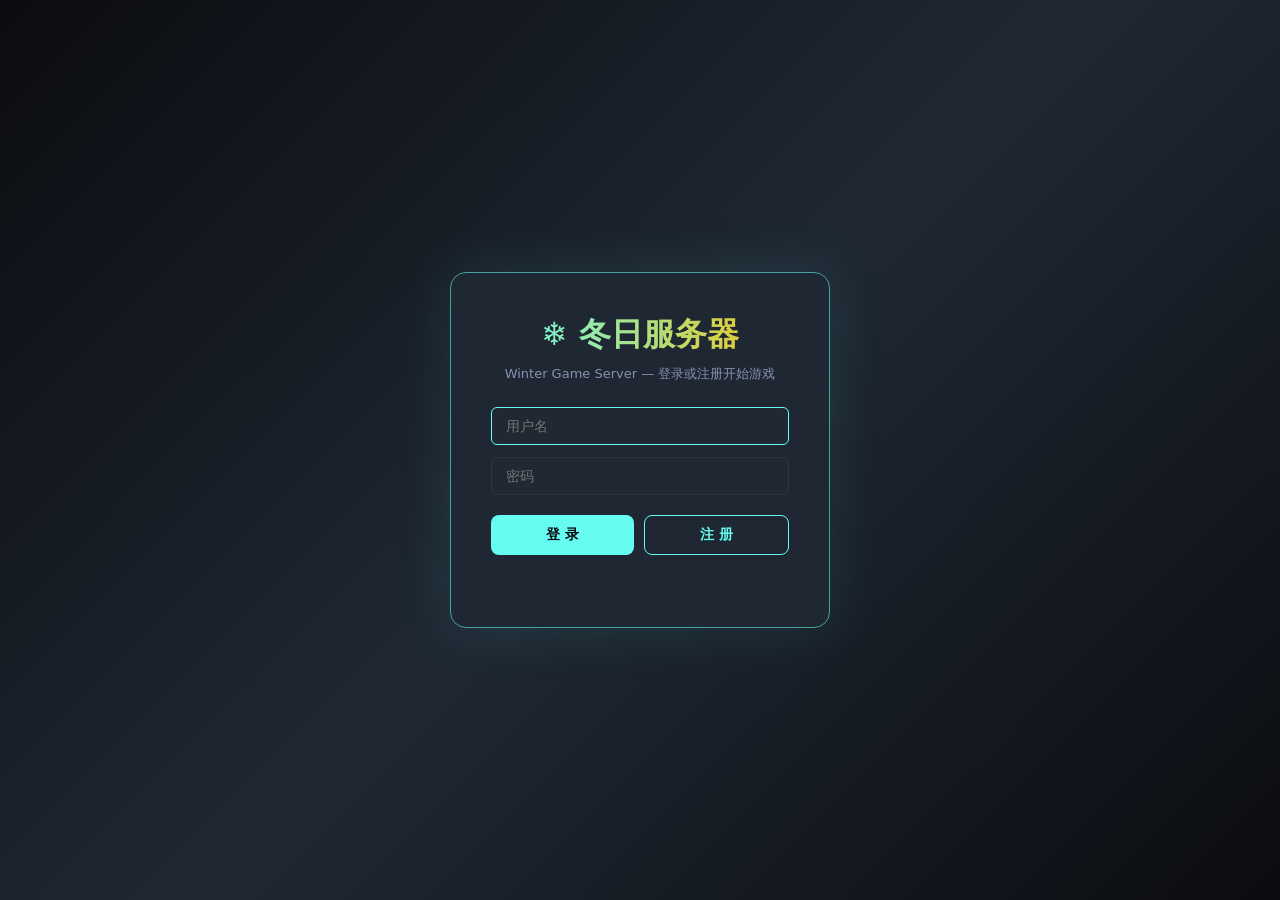
<file: winter-server/frontend/index.html>
<!doctype html>
<html lang="zh-CN">
  <head>
    <meta charset="UTF-8" />
    <meta name="viewport" content="width=device-width, initial-scale=1.0" />
    <title>❄️ 冬日服务器 - 游戏客户端</title>
    <link rel="stylesheet" href="css/style.css" />
  </head>
  <body>
    <!-- ═══════════ LOGIN SCREEN ═══════════ -->
    <div id="login-screen">
      <div class="login-box">
        <h1>❄️ 冬日服务器</h1>
        <p>Winter Game Server — 登录或注册开始游戏</p>
        <input
          type="text"
          id="login-user"
          placeholder="用户名"
          maxlength="20"
          autocomplete="off"
        />
        <input
          type="password"
          id="login-pass"
          placeholder="密码"
          maxlength="32"
        />
        <div class="btn-row">
          <button class="btn-login" onclick="doLogin()">登 录</button>
          <button class="btn-register" onclick="doRegister()">注 册</button>
        </div>
        <div class="login-msg" id="login-msg"></div>
      </div>
    </div>

    <!-- ═══════════ GAME SCREEN ═══════════ -->
    <div id="game-screen">
      <!-- Top Bar -->
      <div class="top-bar">
        <div class="logo">❄️ 冬日服务器</div>
        <div class="resource-bar">
          <div class="res-item">
            <span class="icon">🪵</span>木材:
            <span class="val" id="res-wood">0</span>
          </div>
          <div class="res-item">
            <span class="icon">⛏️</span>煤炭:
            <span class="val" id="res-coal">0</span>
          </div>
          <div class="res-item">
            <span class="icon">🌾</span>食物:
            <span class="val" id="res-food">0</span>
          </div>
        </div>
        <div class="player-info">
          <span id="player-name">—</span> | Lv.<span id="player-level">1</span>
          | ID:<span id="player-id">—</span>
        </div>
      </div>

      <!-- Left Panel: Buildings & Resources -->
      <div class="left-panel">
        <div class="panel-section">
          <div class="panel-title">🏗️ 建筑管理</div>
          <div id="building-list"></div>
          <div style="margin-top: 8px">
            <div
              class="panel-title"
              style="font-size: 11px; margin-bottom: 4px"
            >
              新建建筑
            </div>
            <div style="display: flex; gap: 6px">
              <select
                id="new-building-type"
                style="flex: 1; font-size: 11px; padding: 4px"
              >
                <option value="1">🏭 熔炉</option>
                <option value="2">⚔️ 兵营</option>
                <option value="3">🪓 伐木场</option>
              </select>
              <button class="btn-sm btn-build" onclick="createBuilding()">
                建造
              </button>
            </div>
          </div>
        </div>

        <div class="panel-section">
          <div class="panel-title">⛏️ 资源采集</div>
          <div class="collect-grid">
            <button class="btn-collect wood" onclick="collectResource('wood')">
              🪵<br />采集木材
            </button>
            <button class="btn-collect coal" onclick="collectResource('coal')">
              ⛏️<br />采集煤炭
            </button>
            <button class="btn-collect food" onclick="collectResource('food')">
              🌾<br />采集食物
            </button>
          </div>
        </div>

        <div class="panel-section" style="flex: 1">
          <div class="panel-title">
            👥 附近玩家 <span class="badge" id="nearby-count">0</span>
          </div>
          <div id="nearby-list">
            <div
              style="
                color: #555;
                font-size: 11px;
                text-align: center;
                padding: 20px;
              "
            >
              点击地图移动后<br />将显示附近玩家
            </div>
          </div>
        </div>
      </div>

      <!-- Center: Game Map Canvas -->
      <div class="center-area">
        <canvas id="gameCanvas"></canvas>
        <div class="canvas-overlay">
          🖱️ 点击地图移动角色 | 点击附近玩家发起 PK
        </div>
        <div class="canvas-coords" id="coords-display">坐标: (0, 0)</div>
      </div>

      <!-- Right Panel: Friends & Players -->
      <div class="right-panel">
        <div class="tab-header">
          <button class="tab-btn active" onclick="switchTab('friends', this)">
            👫 好友
          </button>
          <button class="tab-btn" onclick="switchTab('requests', this)">
            📨 申请
            <span class="badge" id="request-badge" style="display: none"
              >0</span
            >
          </button>
          <button class="tab-btn" onclick="switchTab('battle-tab', this)">
            ⚔️ PK
          </button>
        </div>
        <div class="tab-content active" id="tab-friends">
          <div class="add-friend-row">
            <input type="number" id="add-friend-id" placeholder="输入玩家 ID" />
            <button onclick="addFriend()">添加</button>
          </div>
          <div id="friend-list">
            <div
              style="
                color: #555;
                font-size: 11px;
                text-align: center;
                padding: 20px;
              "
            >
              暂无好友
            </div>
          </div>
        </div>
        <div class="tab-content" id="tab-requests">
          <div id="request-list">
            <div
              style="
                color: #555;
                font-size: 11px;
                text-align: center;
                padding: 20px;
              "
            >
              暂无好友申请
            </div>
          </div>
        </div>
        <div class="tab-content" id="tab-battle-tab">
          <div style="padding: 8px; text-align: center">
            <p
              style="font-size: 12px; color: var(--muted); margin-bottom: 12px"
            >
              选择一名附近玩家或好友发起PK战斗
            </p>
            <button
              class="btn-battle-start"
              style="width: 100%; font-size: 14px; padding: 10px"
              onclick="openBattleModal()"
            >
              ⚔️ 打开战斗面板
            </button>
          </div>
        </div>
      </div>

      <!-- Chat Area -->
      <div class="chat-area">
        <div class="chat-tabs">
          <div class="chat-tab active" onclick="switchChatTab('world', this)">
            🌍 世界
          </div>
          <div class="chat-tab" onclick="switchChatTab('private', this)">
            💬 私聊
          </div>
          <div class="chat-tab" onclick="switchChatTab('system', this)">
            📢 系统
          </div>
        </div>
        <div class="chat-messages" id="chat-messages"></div>
        <div class="chat-input-row">
          <select id="chat-target-type">
            <option value="world">世界频道</option>
            <option value="private">私聊</option>
          </select>
          <input
            type="number"
            id="chat-target-id"
            placeholder="对方ID"
            style="width: 80px; display: none"
          />
          <input
            type="text"
            id="chat-input"
            placeholder="输入消息..."
            maxlength="200"
          />
          <button onclick="sendChat()">发送</button>
        </div>
      </div>
    </div>

    <!-- ═══════════ BATTLE MODAL ═══════════ -->
    <div class="modal-overlay" id="battle-modal">
      <div class="modal" style="position: relative">
        <h2>⚔️ <span class="accent">PvP 战斗</span></h2>
        <button class="modal-close" onclick="closeBattleModal()">✕</button>

        <!-- Setup Phase -->
        <div id="battle-setup">
          <div class="battle-setup">
            <!-- Attacker -->
            <div class="battle-side atk">
              <h3>🗡️ 我方 (进攻)</h3>
              <div class="battle-field">
                <label>兵种</label>
                <select id="atk-type">
                  <option value="INFANTRY">🛡️ 步兵</option>
                  <option value="CAVALRY">🐴 骑兵</option>
                  <option value="ARCHER">🏹 弓兵</option>
                </select>
              </div>
              <div
                style="display: grid; grid-template-columns: 1fr 1fr; gap: 6px"
              >
                <div class="battle-field">
                  <label>❤️ 血量</label
                  ><input type="number" id="atk-hp" value="1500" />
                </div>
                <div class="battle-field">
                  <label>⚔️ 攻击</label
                  ><input type="number" id="atk-atk" value="220" />
                </div>
                <div class="battle-field">
                  <label>🛡️ 防御</label
                  ><input type="number" id="atk-def" value="60" />
                </div>
                <div class="battle-field">
                  <label>🆔 ID</label
                  ><input type="number" id="atk-id" value="101" />
                </div>
              </div>
              <div class="skill-select">
                <label style="font-size: 11px; color: var(--muted)"
                  >技能选择</label
                >
                <div class="skill-filter" id="atk-skill-filter"></div>
                <div class="skill-chips" id="atk-skills"></div>
              </div>
            </div>

            <div class="battle-vs">VS</div>

            <!-- Defender -->
            <div class="battle-side def">
              <h3>🛡️ 对手 (防守)</h3>
              <div class="battle-field">
                <label>兵种</label>
                <select id="def-type">
                  <option value="INFANTRY">🛡️ 步兵</option>
                  <option value="CAVALRY" selected>🐴 骑兵</option>
                  <option value="ARCHER">🏹 弓兵</option>
                </select>
              </div>
              <div
                style="display: grid; grid-template-columns: 1fr 1fr; gap: 6px"
              >
                <div class="battle-field">
                  <label>❤️ 血量</label
                  ><input type="number" id="def-hp" value="1600" />
                </div>
                <div class="battle-field">
                  <label>⚔️ 攻击</label
                  ><input type="number" id="def-atk" value="200" />
                </div>
                <div class="battle-field">
                  <label>🛡️ 防御</label
                  ><input type="number" id="def-def" value="70" />
                </div>
                <div class="battle-field">
                  <label>🆔 ID</label
                  ><input type="number" id="def-id" value="201" />
                </div>
              </div>
              <div class="skill-select">
                <label style="font-size: 11px; color: var(--muted)"
                  >技能选择</label
                >
                <div class="skill-filter" id="def-skill-filter"></div>
                <div class="skill-chips" id="def-skills"></div>
              </div>
            </div>
          </div>
          <div
            style="
              display: flex;
              gap: 12px;
              align-items: center;
              margin-bottom: 8px;
            "
          >
            <div class="battle-field" style="flex: 1">
              <label>🎲 随机种子</label
              ><input
                type="number"
                id="battle-seed"
                value="0"
                placeholder="0=随机"
              />
            </div>
            <div class="battle-field" style="flex: 1">
              <label>🔄 最大回合</label
              ><input type="number" id="battle-max-rounds" value="100" />
            </div>
          </div>
          <button
            class="btn-battle-start"
            id="btn-start-battle"
            onclick="startBattle()"
          >
            ⚔️ 开 始 战 斗
          </button>
        </div>

        <!-- Arena Phase -->
        <div class="battle-arena" id="battle-arena">
          <div class="arena-canvas-wrap">
            <canvas id="battleCanvas"></canvas>
          </div>
          <div class="battle-controls">
            <button class="btn-replay" onclick="replayBattle()">🔄 重播</button>
            <div class="speed-btns">
              <button class="speed-btn active" onclick="setSpeed(1, this)">
                1x
              </button>
              <button class="speed-btn" onclick="setSpeed(2, this)">2x</button>
              <button class="speed-btn" onclick="setSpeed(4, this)">4x</button>
            </div>
            <button
              class="btn-replay"
              onclick="backToSetup()"
              style="margin-left: auto"
            >
              ↩ 返回配置
            </button>
          </div>
          <div id="battle-result-box"></div>
          <div class="battle-log" id="battle-log"></div>
        </div>
      </div>
    </div>

    <!-- Toast Container -->
    <div class="toast-container" id="toast-container"></div>

    <!-- ═══════════ JS Modules（按依赖顺序加载） ═══════════ -->
    <script src="js/config.js"></script>
    <script src="js/utils.js"></script>
    <script src="js/network.js"></script>
    <script src="js/chat.js"></script>
    <script src="js/ui.js"></script>
    <script src="js/map.js"></script>
    <script src="js/players.js"></script>
    <script src="js/friends.js"></script>
    <script src="js/auth.js"></script>
    <script src="js/battle.js"></script>
    <script src="js/main.js"></script>
  </body>
</html>
</file>
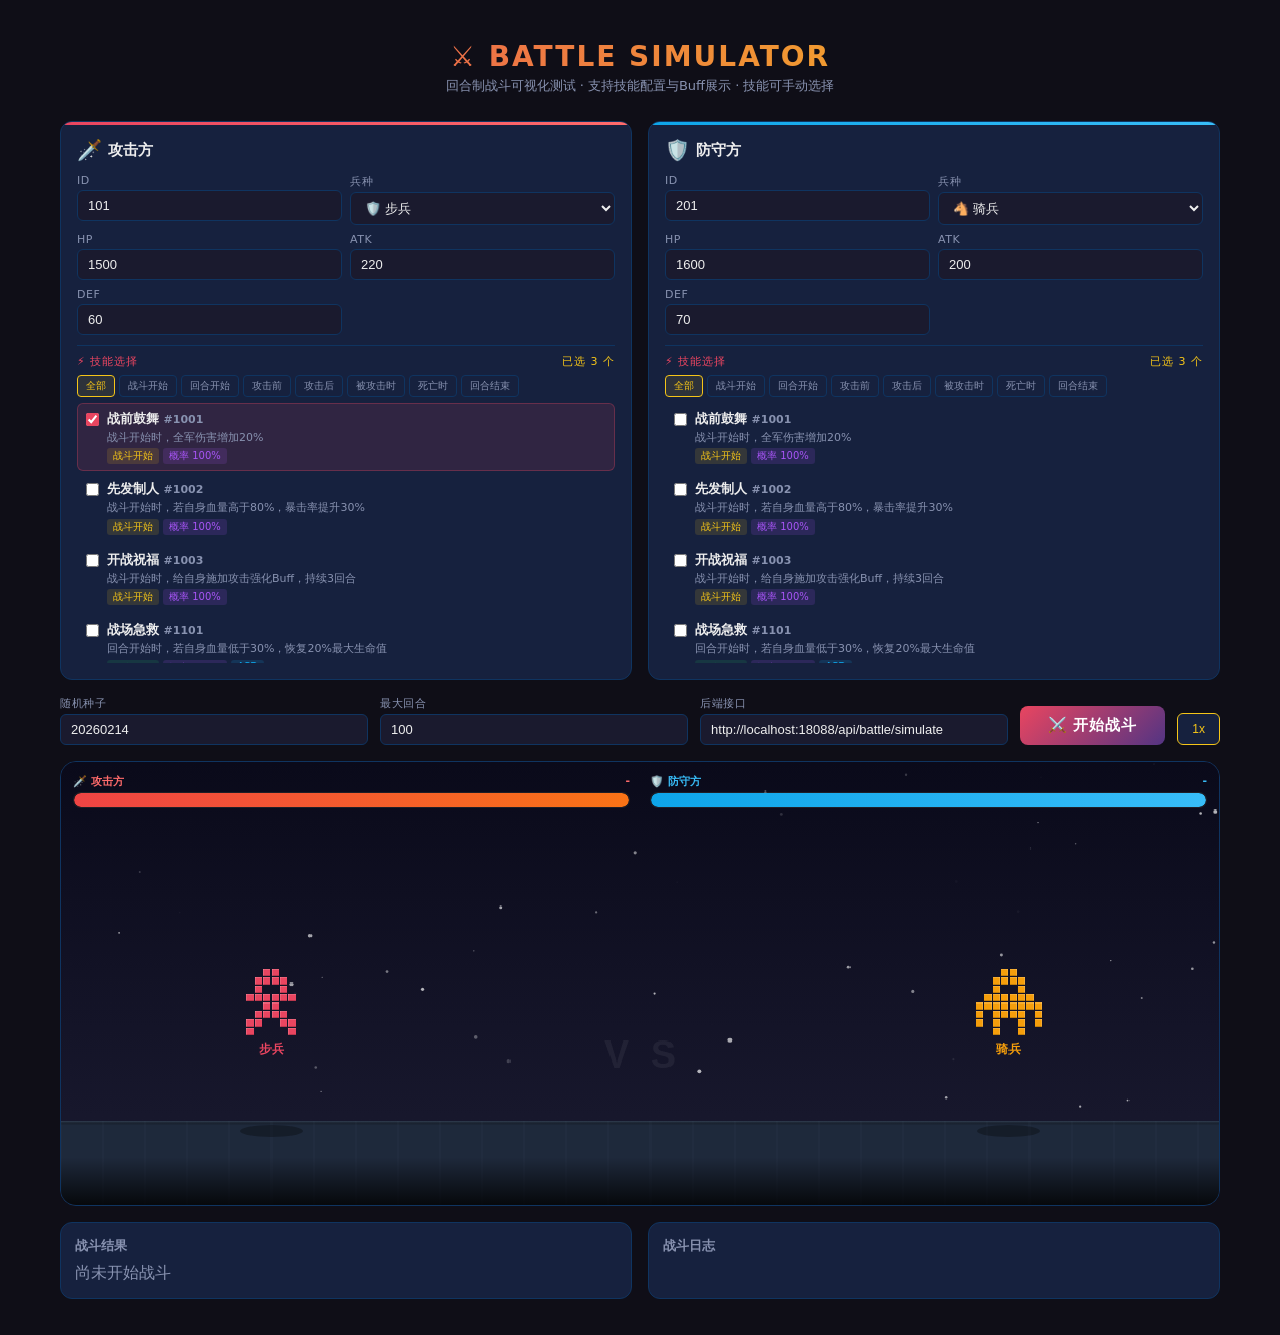
<file: winter-server/frontend/battle-test.html>
<!doctype html>
<html lang="zh-CN">
  <head>
    <meta charset="UTF-8" />
    <meta name="viewport" content="width=device-width, initial-scale=1.0" />
    <title>⚔️ 战斗模拟器</title>
    <style>
      /* ═══════════ Reset & Base ═══════════ */
      * {
        margin: 0;
        padding: 0;
        box-sizing: border-box;
      }
      :root {
        --bg: #0f0e17;
        --surface: #1a1a2e;
        --card: #16213e;
        --border: #0f3460;
        --accent: #e94560;
        --accent2: #533483;
        --gold: #f5c518;
        --heal: #22c55e;
        --text: #eee;
        --muted: #8892b0;
        --blue: #0ea5e9;
        --purple: #a855f7;
        --font-pixel: "Courier New", monospace;
      }
      body {
        background: var(--bg);
        color: var(--text);
        font-family: "Segoe UI", system-ui, sans-serif;
        overflow-x: hidden;
      }
      .app {
        max-width: 1200px;
        margin: 0 auto;
        padding: 20px;
      }
      header {
        text-align: center;
        padding: 20px 0 10px;
      }
      header h1 {
        font-size: 28px;
        background: linear-gradient(90deg, var(--accent), var(--gold));
        -webkit-background-clip: text;
        -webkit-text-fill-color: transparent;
        letter-spacing: 2px;
      }
      header p {
        color: var(--muted);
        font-size: 13px;
        margin-top: 4px;
      }

      /* ═══════════ Config Panel ═══════════ */
      .config-panel {
        display: grid;
        grid-template-columns: 1fr 1fr;
        gap: 16px;
        margin: 16px 0;
      }
      .config-card {
        background: var(--card);
        border: 1px solid var(--border);
        border-radius: 12px;
        padding: 16px;
        position: relative;
        overflow: hidden;
      }
      .config-card::before {
        content: "";
        position: absolute;
        top: 0;
        left: 0;
        right: 0;
        height: 3px;
      }
      .config-card.atk-card::before {
        background: linear-gradient(90deg, var(--accent), #ff6b6b);
      }
      .config-card.def-card::before {
        background: linear-gradient(90deg, var(--blue), #38bdf8);
      }
      .card-title {
        font-size: 15px;
        font-weight: 700;
        margin-bottom: 12px;
        display: flex;
        align-items: center;
        gap: 6px;
      }
      .card-title .icon {
        font-size: 20px;
      }
      .field-row {
        display: grid;
        grid-template-columns: 1fr 1fr;
        gap: 8px;
        margin-bottom: 8px;
      }
      .field label {
        display: block;
        font-size: 11px;
        color: var(--muted);
        margin-bottom: 3px;
        text-transform: uppercase;
        letter-spacing: 0.5px;
      }
      .field input,
      .field select {
        width: 100%;
        background: var(--surface);
        border: 1px solid var(--border);
        color: var(--text);
        padding: 7px 10px;
        border-radius: 6px;
        font-size: 13px;
        outline: none;
        transition: border 0.2s;
      }
      .field input:focus,
      .field select:focus {
        border-color: var(--accent);
      }
      .field select option {
        background: var(--surface);
      }
      .section-label {
        font-size: 11px;
        color: var(--accent);
        text-transform: uppercase;
        letter-spacing: 1px;
        margin: 10px 0 6px;
        border-top: 1px solid var(--border);
        padding-top: 8px;
        display: flex;
        align-items: center;
        justify-content: space-between;
      }

      /* ═══════════ Skill Selector ═══════════ */
      .skill-selector {
        max-height: 260px;
        overflow-y: auto;
        margin-top: 4px;
      }
      .skill-selector::-webkit-scrollbar {
        width: 5px;
      }
      .skill-selector::-webkit-scrollbar-thumb {
        background: var(--border);
        border-radius: 3px;
      }
      .skill-item {
        display: flex;
        align-items: flex-start;
        gap: 8px;
        padding: 6px 8px;
        border-radius: 6px;
        cursor: pointer;
        transition: background 0.15s;
        margin-bottom: 2px;
        border: 1px solid transparent;
      }
      .skill-item:hover {
        background: rgba(255, 255, 255, 0.04);
      }
      .skill-item.selected {
        background: rgba(233, 69, 96, 0.12);
        border-color: rgba(233, 69, 96, 0.3);
      }
      .def-card .skill-item.selected {
        background: rgba(14, 165, 233, 0.12);
        border-color: rgba(14, 165, 233, 0.3);
      }
      .skill-item input[type="checkbox"] {
        margin-top: 3px;
        accent-color: var(--accent);
      }
      .def-card .skill-item input[type="checkbox"] {
        accent-color: var(--blue);
      }
      .skill-info {
        flex: 1;
      }
      .skill-name {
        font-size: 13px;
        font-weight: 600;
      }
      .skill-desc {
        font-size: 11px;
        color: var(--muted);
        margin-top: 2px;
        line-height: 1.4;
      }
      .skill-tags {
        display: flex;
        gap: 4px;
        margin-top: 3px;
        flex-wrap: wrap;
      }
      .skill-tag {
        font-size: 10px;
        padding: 1px 6px;
        border-radius: 3px;
      }
      .tag-trigger {
        background: rgba(245, 197, 24, 0.15);
        color: var(--gold);
      }
      .tag-prob {
        background: rgba(168, 85, 247, 0.15);
        color: var(--purple);
      }
      .tag-cd {
        background: rgba(14, 165, 233, 0.15);
        color: var(--blue);
      }

      /* ═══════════ Skill Filter ═══════════ */
      .skill-filter {
        display: flex;
        gap: 4px;
        flex-wrap: wrap;
        margin-bottom: 6px;
      }
      .filter-btn {
        font-size: 10px;
        padding: 3px 8px;
        border-radius: 4px;
        border: 1px solid var(--border);
        background: transparent;
        color: var(--muted);
        cursor: pointer;
        transition: all 0.15s;
      }
      .filter-btn.active {
        border-color: var(--gold);
        color: var(--gold);
        background: rgba(245, 197, 24, 0.1);
      }
      .selected-count {
        font-size: 11px;
        color: var(--gold);
      }

      /* ═══════════ Global Controls ═══════════ */
      .global-bar {
        display: flex;
        gap: 12px;
        align-items: end;
        flex-wrap: wrap;
        margin-bottom: 16px;
      }
      .global-bar .field {
        flex: 1;
        min-width: 140px;
      }
      .run-btn {
        background: linear-gradient(135deg, var(--accent), var(--accent2));
        border: none;
        color: #fff;
        padding: 10px 28px;
        border-radius: 8px;
        font-size: 15px;
        font-weight: 700;
        cursor: pointer;
        letter-spacing: 1px;
        transition:
          transform 0.15s,
          box-shadow 0.2s;
        flex-shrink: 0;
      }
      .run-btn:hover {
        transform: translateY(-2px);
        box-shadow: 0 4px 20px rgba(233, 69, 96, 0.4);
      }
      .run-btn:active {
        transform: scale(0.97);
      }
      .run-btn:disabled {
        opacity: 0.5;
        cursor: not-allowed;
        transform: none;
        box-shadow: none;
      }
      .speed-btn {
        background: var(--card);
        border: 1px solid var(--border);
        color: var(--muted);
        padding: 8px 14px;
        border-radius: 6px;
        cursor: pointer;
        font-size: 12px;
        transition: all 0.2s;
      }
      .speed-btn.active {
        border-color: var(--gold);
        color: var(--gold);
      }

      /* ═══════════ Battle Arena ═══════════ */
      .arena {
        position: relative;
        background: var(--surface);
        border: 1px solid var(--border);
        border-radius: 16px;
        overflow: hidden;
        margin-bottom: 16px;
      }
      .arena canvas {
        display: block;
        width: 100%;
        image-rendering: pixelated;
      }
      .hp-overlay {
        position: absolute;
        top: 12px;
        left: 12px;
        right: 12px;
        display: flex;
        gap: 20px;
        pointer-events: none;
      }
      .hp-group {
        flex: 1;
      }
      .hp-label {
        font-size: 11px;
        font-weight: 700;
        margin-bottom: 3px;
        display: flex;
        justify-content: space-between;
      }
      .hp-label.atk {
        color: #ff6b6b;
      }
      .hp-label.def {
        color: #38bdf8;
      }
      .hp-bar-bg {
        height: 16px;
        background: rgba(0, 0, 0, 0.5);
        border-radius: 8px;
        overflow: hidden;
        border: 1px solid rgba(255, 255, 255, 0.1);
      }
      .hp-bar-fill {
        height: 100%;
        border-radius: 8px;
        transition: width 0.5s ease;
      }
      .hp-bar-fill.atk {
        background: linear-gradient(90deg, #ef4444, #f97316);
      }
      .hp-bar-fill.def {
        background: linear-gradient(90deg, #0ea5e9, #38bdf8);
      }
      .buff-bar {
        display: flex;
        gap: 4px;
        margin-top: 4px;
        flex-wrap: wrap;
        min-height: 22px;
      }
      .buff-icon {
        font-size: 10px;
        padding: 2px 6px;
        border-radius: 4px;
        font-weight: 600;
        white-space: nowrap;
        animation: fadeIn 0.3s ease;
      }
      .buff-positive {
        background: rgba(34, 197, 94, 0.2);
        color: #22c55e;
        border: 1px solid rgba(34, 197, 94, 0.3);
      }
      .buff-negative {
        background: rgba(239, 68, 68, 0.2);
        color: #ef4444;
        border: 1px solid rgba(239, 68, 68, 0.3);
      }
      .action-overlay {
        position: absolute;
        bottom: 0;
        left: 0;
        right: 0;
        padding: 10px 16px;
        background: linear-gradient(transparent, rgba(0, 0, 0, 0.8));
        pointer-events: none;
        min-height: 48px;
        display: flex;
        align-items: flex-end;
      }
      .action-text {
        font-size: 13px;
        color: var(--text);
        font-family: var(--font-pixel);
        text-shadow: 0 1px 3px #000;
        opacity: 0;
        transform: translateY(6px);
        animation: slideUp 0.3s ease forwards;
      }
      @keyframes slideUp {
        to {
          opacity: 1;
          transform: translateY(0);
        }
      }
      @keyframes fadeIn {
        to {
          opacity: 1;
        }
      }

      /* ═══════════ Result Panel ═══════════ */
      .result-panel {
        display: grid;
        grid-template-columns: 1fr 1fr;
        gap: 16px;
        margin-bottom: 16px;
      }
      .result-card {
        background: var(--card);
        border: 1px solid var(--border);
        border-radius: 12px;
        padding: 14px;
      }
      .result-card h3 {
        font-size: 13px;
        color: var(--muted);
        margin-bottom: 8px;
      }
      .stat-row {
        display: flex;
        justify-content: space-between;
        font-size: 13px;
        margin: 4px 0;
      }
      .stat-val {
        font-weight: 700;
      }
      .winner-badge {
        display: inline-block;
        padding: 2px 10px;
        border-radius: 4px;
        font-size: 11px;
        font-weight: 700;
        text-transform: uppercase;
      }
      .winner-badge.atk {
        background: rgba(239, 68, 68, 0.2);
        color: #ef4444;
      }
      .winner-badge.def {
        background: rgba(14, 165, 233, 0.2);
        color: #0ea5e9;
      }
      .buff-summary {
        margin-top: 8px;
      }
      .buff-summary-title {
        font-size: 11px;
        color: var(--muted);
        margin-bottom: 4px;
        text-transform: uppercase;
      }
      .buff-summary-list {
        display: flex;
        gap: 4px;
        flex-wrap: wrap;
      }

      /* ═══════════ Battle Log ═══════════ */
      .log-panel {
        background: var(--card);
        border: 1px solid var(--border);
        border-radius: 12px;
        padding: 14px;
      }
      .log-panel h3 {
        font-size: 13px;
        color: var(--muted);
        margin-bottom: 8px;
      }
      .log-list {
        max-height: 300px;
        overflow-y: auto;
        font-family: var(--font-pixel);
        font-size: 12px;
        line-height: 1.7;
      }
      .log-list::-webkit-scrollbar {
        width: 6px;
      }
      .log-list::-webkit-scrollbar-thumb {
        background: var(--border);
        border-radius: 3px;
      }
      .log-item {
        padding: 2px 0;
        border-bottom: 1px solid rgba(255, 255, 255, 0.03);
        opacity: 0;
        animation: fadeIn 0.25s ease forwards;
      }
      .log-item .round-tag {
        color: var(--gold);
        font-weight: 700;
      }
      .log-item .dmg {
        color: var(--accent);
      }
      .log-item .heal-text {
        color: var(--heal);
      }
      .log-item .skill-tag {
        color: var(--purple);
      }

      @media (max-width: 700px) {
        .config-panel,
        .result-panel {
          grid-template-columns: 1fr;
        }
        .global-bar {
          flex-direction: column;
        }
      }
    </style>
  </head>
  <body>
    <div class="app">
      <header>
        <h1>⚔️ BATTLE SIMULATOR</h1>
        <p>回合制战斗可视化测试 · 支持技能配置与Buff展示 · 技能可手动选择</p>
      </header>

      <!-- ═══════════ Config ═══════════ -->
      <div class="config-panel">
        <!-- Attacker -->
        <div class="config-card atk-card">
          <div class="card-title"><span class="icon">🗡️</span> 攻击方</div>
          <div class="field-row">
            <div class="field">
              <label>ID</label><input id="atkId" type="number" value="101" />
            </div>
            <div class="field">
              <label>兵种</label
              ><select id="atkType">
                <option value="INFANTRY">🛡️ 步兵</option>
                <option value="CAVALRY">🐴 骑兵</option>
                <option value="ARCHER">🏹 弓兵</option>
              </select>
            </div>
          </div>
          <div class="field-row">
            <div class="field">
              <label>HP</label><input id="atkHp" type="number" value="1500" />
            </div>
            <div class="field">
              <label>ATK</label><input id="atkAtk" type="number" value="220" />
            </div>
          </div>
          <div class="field-row">
            <div class="field">
              <label>DEF</label><input id="atkDef" type="number" value="60" />
            </div>
            <div class="field"><label></label></div>
          </div>
          <div class="section-label">
            ⚡ 技能选择
            <span class="selected-count" id="atkSkillCount">已选 0 个</span>
          </div>
          <div class="skill-filter" id="atkFilter"></div>
          <div class="skill-selector" id="atkSkillList"></div>
        </div>

        <!-- Defender -->
        <div class="config-card def-card">
          <div class="card-title"><span class="icon">🛡️</span> 防守方</div>
          <div class="field-row">
            <div class="field">
              <label>ID</label><input id="defId" type="number" value="201" />
            </div>
            <div class="field">
              <label>兵种</label
              ><select id="defType">
                <option value="INFANTRY">🛡️ 步兵</option>
                <option value="CAVALRY" selected>🐴 骑兵</option>
                <option value="ARCHER">🏹 弓兵</option>
              </select>
            </div>
          </div>
          <div class="field-row">
            <div class="field">
              <label>HP</label><input id="defHp" type="number" value="1600" />
            </div>
            <div class="field">
              <label>ATK</label><input id="defAtk" type="number" value="200" />
            </div>
          </div>
          <div class="field-row">
            <div class="field">
              <label>DEF</label><input id="defDef" type="number" value="70" />
            </div>
            <div class="field"><label></label></div>
          </div>
          <div class="section-label">
            ⚡ 技能选择
            <span class="selected-count" id="defSkillCount">已选 0 个</span>
          </div>
          <div class="skill-filter" id="defFilter"></div>
          <div class="skill-selector" id="defSkillList"></div>
        </div>
      </div>

      <div class="global-bar">
        <div class="field">
          <label>随机种子</label
          ><input id="seed" type="number" value="20260214" />
        </div>
        <div class="field">
          <label>最大回合</label
          ><input id="maxRounds" type="number" value="100" />
        </div>
        <div class="field">
          <label>后端接口</label
          ><input
            id="apiUrl"
            type="text"
            value="http://localhost:18088/api/battle/simulate"
          />
        </div>
        <button class="run-btn" id="runBtn">⚔️ 开始战斗</button>
        <button class="speed-btn active" id="speedBtn" title="切换回放速度">
          1x
        </button>
      </div>

      <!-- ═══════════ Arena Canvas ═══════════ -->
      <div class="arena">
        <canvas id="battleCanvas" width="1100" height="420"></canvas>
        <div class="hp-overlay">
          <div class="hp-group">
            <div class="hp-label atk">
              <span>🗡️ 攻击方</span><span id="atkHpVal">-</span>
            </div>
            <div class="hp-bar-bg">
              <div
                class="hp-bar-fill atk"
                id="atkHpBar"
                style="width: 100%"
              ></div>
            </div>
            <div class="buff-bar" id="atkBuffBar"></div>
          </div>
          <div class="hp-group">
            <div class="hp-label def">
              <span>🛡️ 防守方</span><span id="defHpVal">-</span>
            </div>
            <div class="hp-bar-bg">
              <div
                class="hp-bar-fill def"
                id="defHpBar"
                style="width: 100%"
              ></div>
            </div>
            <div class="buff-bar" id="defBuffBar"></div>
          </div>
        </div>
        <div class="action-overlay">
          <div class="action-text" id="actionText"></div>
        </div>
      </div>

      <!-- ═══════════ Results ═══════════ -->
      <div class="result-panel">
        <div class="result-card" id="resultCard">
          <h3>战斗结果</h3>
          <div id="resultContent">
            <p style="color: var(--muted)">尚未开始战斗</p>
          </div>
        </div>
        <div class="log-panel">
          <h3>战斗日志</h3>
          <div class="log-list" id="logList"></div>
        </div>
      </div>
    </div>

    <script>
      // ═══════════════════════════════════════════════════
      //              SKILL & BUFF CONFIG DATA
      // ═══════════════════════════════════════════════════
      const SKILL_CONFIG = [
        {
          skillId: 1001,
          name: "战前鼓舞",
          description: "战斗开始时，全军伤害增加20%",
          trigger: 0,
          probability: 1.0,
          cooldown: 0,
        },
        {
          skillId: 1002,
          name: "先发制人",
          description: "战斗开始时，若自身血量高于80%，暴击率提升30%",
          trigger: 0,
          probability: 1.0,
          cooldown: 0,
        },
        {
          skillId: 1003,
          name: "开战祝福",
          description: "战斗开始时，给自身施加攻击强化Buff，持续3回合",
          trigger: 0,
          probability: 1.0,
          cooldown: 0,
        },
        {
          skillId: 1101,
          name: "战场急救",
          description: "回合开始时，若自身血量低于30%，恢复20%最大生命值",
          trigger: 1,
          probability: 1.0,
          cooldown: 4,
        },
        {
          skillId: 1102,
          name: "坚韧意志",
          description: "回合开始时，如果自身Buff数量>=1，降低所有技能1回合冷却",
          trigger: 1,
          probability: 1.0,
          cooldown: 0,
        },
        {
          skillId: 1103,
          name: "铁壁防御",
          description: "回合开始时，50%概率给自身施加护盾Buff，持续2回合",
          trigger: 1,
          probability: 0.5,
          cooldown: 3,
        },
        {
          skillId: 1104,
          name: "持久作战",
          description: "第5回合起，回合开始时恢复10%最大生命值并增加15%伤害",
          trigger: 1,
          probability: 1.0,
          cooldown: 2,
        },
        {
          skillId: 1105,
          name: "早期攻势",
          description: "前3回合，回合开始时伤害增加40%",
          trigger: 1,
          probability: 1.0,
          cooldown: 0,
        },
        {
          skillId: 1106,
          name: "自愈术",
          description: "回合开始时，若自身拥有再生Buff(id=5)，恢复15%生命值",
          trigger: 1,
          probability: 1.0,
          cooldown: 0,
        },
        {
          skillId: 1201,
          name: "猛力一击",
          description: "攻击前有30%概率增加50%伤害",
          trigger: 2,
          probability: 0.3,
          cooldown: 3,
        },
        {
          skillId: 1202,
          name: "雷霆一击",
          description: "攻击前有25%概率眩晕目标2回合",
          trigger: 2,
          probability: 0.25,
          cooldown: 5,
        },
        {
          skillId: 1203,
          name: "致命暴击",
          description: "攻击前有20%概率将暴击率提升至100%",
          trigger: 2,
          probability: 0.2,
          cooldown: 4,
        },
        {
          skillId: 1204,
          name: "克敌制胜",
          description: "攻击目标为骑兵(兵种2)时，伤害增加80%",
          trigger: 2,
          probability: 1.0,
          cooldown: 0,
        },
        {
          skillId: 1205,
          name: "浴血奋战",
          description: "自身血量低于50%时，攻击附带吸血40%且伤害增加30%",
          trigger: 2,
          probability: 1.0,
          cooldown: 3,
        },
        {
          skillId: 1206,
          name: "斩杀",
          description: "目标血量低于20%时，伤害增加200%",
          trigger: 2,
          probability: 1.0,
          cooldown: 0,
        },
        {
          skillId: 1207,
          name: "乘胜追击",
          description: "目标血量高于70%时，攻击附带破甲Buff(id=6)，持续2回合",
          trigger: 2,
          probability: 0.5,
          cooldown: 3,
        },
        {
          skillId: 1208,
          name: "弱点打击",
          description: "攻击带有中毒Buff的目标时，暴击率+50%，伤害+60%",
          trigger: 2,
          probability: 1.0,
          cooldown: 0,
        },
        {
          skillId: 1209,
          name: "步兵克星",
          description: "攻击步兵时，伤害增加60%并施加减速Buff 2回合",
          trigger: 2,
          probability: 1.0,
          cooldown: 0,
        },
        {
          skillId: 1301,
          name: "嗜血本能",
          description: "攻击后有40%概率吸取造成伤害的30%为自身生命值",
          trigger: 3,
          probability: 0.4,
          cooldown: 2,
        },
        {
          skillId: 1302,
          name: "毒箭",
          description: "攻击后有35%概率给目标施加中毒，持续3回合",
          trigger: 3,
          probability: 0.35,
          cooldown: 4,
        },
        {
          skillId: 1303,
          name: "战意高昂",
          description: "攻击后，若自身血量高于60%，降低所有技能2回合冷却",
          trigger: 3,
          probability: 1.0,
          cooldown: 3,
        },
        {
          skillId: 1304,
          name: "连击",
          description: "攻击后有15%概率给自身施加攻速Buff，持续1回合",
          trigger: 3,
          probability: 0.15,
          cooldown: 2,
        },
        {
          skillId: 1401,
          name: "荆棘护甲",
          description: "被攻击时有30%概率反弹25%伤害",
          trigger: 4,
          probability: 0.3,
          cooldown: 2,
        },
        {
          skillId: 1402,
          name: "绝境反击",
          description:
            "被攻击时，若自身血量低于20%，恢复30%最大生命值并获得攻击强化Buff 2回合",
          trigger: 4,
          probability: 1.0,
          cooldown: 5,
        },
        {
          skillId: 1403,
          name: "强化护盾",
          description: "被攻击时，若自身血量高于50%，50%概率获得护盾Buff 1回合",
          trigger: 4,
          probability: 0.5,
          cooldown: 3,
        },
        {
          skillId: 1404,
          name: "以牙还牙",
          description: "被攻击时，给攻击者施加虚弱Buff，持续2回合",
          trigger: 4,
          probability: 0.4,
          cooldown: 3,
        },
        {
          skillId: 1501,
          name: "同归于尽",
          description: "死亡时对敌方造成100%伤害",
          trigger: 5,
          probability: 1.0,
          cooldown: 0,
        },
        {
          skillId: 1502,
          name: "亡者诅咒",
          description: "死亡时给击杀者施加中毒和虚弱各3回合",
          trigger: 5,
          probability: 1.0,
          cooldown: 0,
        },
        {
          skillId: 1503,
          name: "英灵庇护",
          description: "死亡时恢复友军25%最大生命值",
          trigger: 5,
          probability: 1.0,
          cooldown: 0,
        },
        {
          skillId: 1601,
          name: "回合恢复",
          description: "回合结束时，若自身血量低于50%，恢复10%最大生命值",
          trigger: 6,
          probability: 1.0,
          cooldown: 2,
        },
        {
          skillId: 1602,
          name: "蓄势待发",
          description: "回合结束时，降低所有技能1回合冷却并增加下回合10%暴击率",
          trigger: 6,
          probability: 0.4,
          cooldown: 3,
        },
        {
          skillId: 1603,
          name: "持续毒雾",
          description: "第3回合起，回合结束时给目标施加中毒持续2回合",
          trigger: 6,
          probability: 0.6,
          cooldown: 3,
        },
        {
          skillId: 1701,
          name: "逆境爆发",
          description:
            "自身血量低于30%且第4回合起时，攻击伤害增加120%并吸血50%",
          trigger: 2,
          probability: 1.0,
          cooldown: 4,
        },
        {
          skillId: 1702,
          name: "精准处刑",
          description:
            "目标血量低于25%且目标带有虚弱Buff时，伤害+150%，暴击率+80%",
          trigger: 2,
          probability: 1.0,
          cooldown: 0,
        },
        {
          skillId: 1703,
          name: "全面反击",
          description:
            "被攻击时，自身拥有护盾Buff且血量高于40%，反弹伤害50%并眩晕敌人1回合",
          trigger: 4,
          probability: 1.0,
          cooldown: 4,
        },
      ];

      const TRIGGER_NAMES = {
        0: "战斗开始",
        1: "回合开始",
        2: "攻击前",
        3: "攻击后",
        4: "被攻击时",
        5: "死亡时",
        6: "回合结束",
      };
      const TRIGGER_COLORS = {
        0: "#f5c518",
        1: "#22c55e",
        2: "#e94560",
        3: "#f97316",
        4: "#0ea5e9",
        5: "#8b5cf6",
        6: "#64748b",
      };

      const BUFF_CONFIG = [
        { buffId: 1, name: "攻击强化", positive: true },
        { buffId: 2, name: "防御强化", positive: true },
        { buffId: 3, name: "速度提升", positive: true },
        { buffId: 4, name: "护盾", positive: true },
        { buffId: 5, name: "再生", positive: true },
        { buffId: 6, name: "破甲", positive: false },
        { buffId: 7, name: "减速", positive: false },
        { buffId: 8, name: "虚弱", positive: false },
        { buffId: 11, name: "攻击下降", positive: false },
        { buffId: 12, name: "防御下降", positive: false },
        { buffId: 13, name: "中毒", positive: false },
        { buffId: 14, name: "眩晕", positive: false },
        { buffId: 15, name: "燃烧", positive: false },
      ];
      const BUFF_MAP = {};
      BUFF_CONFIG.forEach((b) => (BUFF_MAP[b.buffId] = b));
      const SKILL_NAMES = { 0: "普通攻击" };
      SKILL_CONFIG.forEach((s) => (SKILL_NAMES[s.skillId] = s.name));

      // ═══════════════════════════════════════════════════
      //              SKILL SELECTOR UI
      // ═══════════════════════════════════════════════════
      const atkSelectedSkills = new Set();
      const defSelectedSkills = new Set();

      function renderSkillSelector(
        containerId,
        filterId,
        countId,
        selectedSet,
        defaultSkills,
      ) {
        defaultSkills.forEach((id) => selectedSet.add(id));
        const container = document.getElementById(containerId);
        const filterEl = document.getElementById(filterId);
        let activeFilter = -1;
        const triggers = [
          ...new Set(SKILL_CONFIG.map((s) => s.trigger)),
        ].sort();
        filterEl.innerHTML =
          `<button class="filter-btn active" data-trigger="-1">全部</button>` +
          triggers
            .map(
              (t) =>
                `<button class="filter-btn" data-trigger="${t}">${TRIGGER_NAMES[t]}</button>`,
            )
            .join("");
        filterEl.addEventListener("click", (e) => {
          const btn = e.target.closest(".filter-btn");
          if (!btn) return;
          activeFilter = parseInt(btn.dataset.trigger);
          filterEl
            .querySelectorAll(".filter-btn")
            .forEach((b) =>
              b.classList.toggle(
                "active",
                parseInt(b.dataset.trigger) === activeFilter,
              ),
            );
          renderList();
        });
        function renderList() {
          const filtered =
            activeFilter === -1
              ? SKILL_CONFIG
              : SKILL_CONFIG.filter((s) => s.trigger === activeFilter);
          container.innerHTML = filtered
            .map((s) => {
              const checked = selectedSet.has(s.skillId);
              const probText =
                s.probability < 1
                  ? `${Math.round(s.probability * 100)}%`
                  : "100%";
              const cdText = s.cooldown > 0 ? `${s.cooldown}CD` : "";
              return `<div class="skill-item ${checked ? "selected" : ""}" data-sid="${s.skillId}">
            <input type="checkbox" ${checked ? "checked" : ""} />
            <div class="skill-info">
              <div class="skill-name">${s.name} <span style="color:var(--muted);font-size:11px">#${s.skillId}</span></div>
              <div class="skill-desc">${s.description}</div>
              <div class="skill-tags">
                <span class="skill-tag tag-trigger" style="color:${TRIGGER_COLORS[s.trigger]};background:${TRIGGER_COLORS[s.trigger]}22">${TRIGGER_NAMES[s.trigger]}</span>
                <span class="skill-tag tag-prob">概率 ${probText}</span>
                ${cdText ? `<span class="skill-tag tag-cd">${cdText}</span>` : ""}
              </div>
            </div>
          </div>`;
            })
            .join("");
          container.querySelectorAll(".skill-item").forEach((el) => {
            el.addEventListener("click", (e) => {
              if (e.target.tagName === "INPUT") return;
              const cb = el.querySelector('input[type="checkbox"]');
              cb.checked = !cb.checked;
              cb.dispatchEvent(new Event("change"));
            });
            el.querySelector('input[type="checkbox"]').addEventListener(
              "change",
              (e) => {
                const sid = parseInt(el.dataset.sid);
                if (e.target.checked) {
                  selectedSet.add(sid);
                  el.classList.add("selected");
                } else {
                  selectedSet.delete(sid);
                  el.classList.remove("selected");
                }
                document.getElementById(countId).textContent =
                  `已选 ${selectedSet.size} 个`;
              },
            );
          });
        }
        renderList();
        document.getElementById(countId).textContent =
          `已选 ${selectedSet.size} 个`;
      }
      renderSkillSelector(
        "atkSkillList",
        "atkFilter",
        "atkSkillCount",
        atkSelectedSkills,
        [1001, 1201, 1301],
      );
      renderSkillSelector(
        "defSkillList",
        "defFilter",
        "defSkillCount",
        defSelectedSkills,
        [1103, 1401, 1601],
      );

      // ═══════════════════════════════════════════════════
      //                  SPRITE RENDERER
      // ═══════════════════════════════════════════════════
      const UNIT_SPRITES = {
        INFANTRY: {
          color: "#e94560",
          shadow: "#b91c3a",
          body: [
            [0, 0, 0, 1, 1, 0, 0, 0],
            [0, 0, 1, 1, 1, 1, 0, 0],
            [0, 0, 1, 0, 0, 1, 0, 0],
            [0, 1, 1, 1, 1, 1, 1, 0],
            [0, 0, 0, 1, 1, 0, 0, 0],
            [0, 0, 1, 1, 1, 1, 0, 0],
            [0, 1, 1, 0, 0, 1, 1, 0],
            [0, 1, 0, 0, 0, 0, 1, 0],
          ],
          weapon: "🗡️",
          label: "步兵",
        },
        CAVALRY: {
          color: "#f59e0b",
          shadow: "#d97706",
          body: [
            [0, 0, 0, 1, 1, 0, 0, 0],
            [0, 0, 1, 1, 1, 1, 0, 0],
            [0, 0, 1, 0, 0, 1, 0, 0],
            [0, 1, 1, 1, 1, 1, 1, 0],
            [1, 1, 1, 1, 1, 1, 1, 1],
            [1, 0, 1, 1, 1, 1, 0, 1],
            [1, 0, 1, 0, 0, 1, 0, 1],
            [0, 0, 1, 0, 0, 1, 0, 0],
          ],
          weapon: "🐴",
          label: "骑兵",
        },
        ARCHER: {
          color: "#22c55e",
          shadow: "#16a34a",
          body: [
            [0, 0, 0, 1, 1, 0, 0, 0],
            [0, 0, 1, 1, 1, 1, 0, 0],
            [0, 0, 1, 0, 0, 1, 0, 0],
            [0, 1, 1, 1, 1, 1, 1, 0],
            [0, 0, 0, 1, 1, 0, 0, 1],
            [0, 0, 1, 1, 1, 1, 0, 1],
            [0, 1, 1, 0, 0, 1, 1, 0],
            [0, 1, 0, 0, 0, 0, 1, 0],
          ],
          weapon: "🏹",
          label: "弓兵",
        },
      };

      // ═══════════════════════════════════════════════════
      //              PARTICLE & FLOATING TEXT
      // ═══════════════════════════════════════════════════
      class Particle {
        constructor(x, y, type) {
          this.x = x;
          this.y = y;
          this.type = type;
          this.life = 1.0;
          const a = Math.random() * Math.PI * 2;
          const spd = 1 + Math.random() * 3;
          this.vx = Math.cos(a) * spd;
          this.vy = Math.sin(a) * spd - 2;
          this.size = 2 + Math.random() * 4;
          this.gravity = 0.08;
        }
        update(dt) {
          this.vy += this.gravity;
          this.x += this.vx * dt;
          this.y += this.vy * dt;
          this.life -= dt * 0.025;
        }
        draw(ctx) {
          const alpha = Math.max(0, this.life);
          ctx.globalAlpha = alpha;
          const colors = {
            hit: "#ff4444",
            crit: "#ffdd00",
            heal: "#22ff88",
            vampire: "#cc44ff",
            buff: "#4488ff",
            shield: "#66ccff",
            stun: "#ffaa00",
            poison: "#88ff00",
            fire: "#ff6600",
            debuff: "#ff6666",
          };
          ctx.fillStyle = colors[this.type] || "#fff";
          if (this.type === "crit") {
            this.drawStar(ctx, this.x, this.y, 5, this.size, this.size / 2);
          } else {
            ctx.beginPath();
            ctx.arc(this.x, this.y, this.size * alpha, 0, Math.PI * 2);
            ctx.fill();
          }
          ctx.globalAlpha = 1;
        }
        drawStar(ctx, cx, cy, spikes, outerR, innerR) {
          let rot = (Math.PI / 2) * 3,
            step = Math.PI / spikes;
          ctx.beginPath();
          ctx.moveTo(cx, cy - outerR);
          for (let i = 0; i < spikes; i++) {
            ctx.lineTo(
              cx + Math.cos(rot) * outerR,
              cy + Math.sin(rot) * outerR,
            );
            rot += step;
            ctx.lineTo(
              cx + Math.cos(rot) * innerR,
              cy + Math.sin(rot) * innerR,
            );
            rot += step;
          }
          ctx.closePath();
          ctx.fill();
        }
        isDead() {
          return this.life <= 0;
        }
      }
      class FloatingText {
        constructor(x, y, text, color, size = 18) {
          this.x = x;
          this.y = y;
          this.text = text;
          this.color = color;
          this.size = size;
          this.life = 1.0;
          this.vy = -1.5;
        }
        update(dt) {
          this.y += this.vy * dt;
          this.life -= dt * 0.02;
        }
        draw(ctx) {
          const a = Math.max(0, this.life);
          ctx.globalAlpha = a;
          ctx.font = `bold ${this.size}px ${getComputedStyle(document.body).getPropertyValue("--font-pixel")}`;
          ctx.fillStyle = this.color;
          ctx.textAlign = "center";
          ctx.shadowColor = "#000";
          ctx.shadowBlur = 4;
          ctx.fillText(this.text, this.x, this.y);
          ctx.shadowBlur = 0;
          ctx.globalAlpha = 1;
        }
        isDead() {
          return this.life <= 0;
        }
      }

      // ═══════════════════════════════════════════════════
      //                  BATTLE RENDERER
      // ═══════════════════════════════════════════════════
      class BattleRenderer {
        constructor(canvas) {
          this.canvas = canvas;
          this.ctx = canvas.getContext("2d");
          this.W = canvas.width;
          this.H = canvas.height;
          this.atkPos = { x: 200, y: 260, baseX: 200 };
          this.defPos = { x: 900, y: 260, baseX: 900 };
          this.atkShake = 0;
          this.defShake = 0;
          this.atkFlash = 0;
          this.defFlash = 0;
          this.atkScale = 1;
          this.defScale = 1;
          this.particles = [];
          this.floatingTexts = [];
          this.stars = [];
          for (let i = 0; i < 60; i++) {
            this.stars.push({
              x: Math.random() * this.W,
              y: Math.random() * this.H,
              r: 0.5 + Math.random() * 1.5,
              twinkle: Math.random() * Math.PI * 2,
              speed: 0.5 + Math.random() * 2,
            });
          }
          this.groundY = 340;
          this.skillOverlay = null;
          this.animFrame = null;
          this.lastTime = 0;
          this.running = false;
        }
        start() {
          if (this.running) return;
          this.running = true;
          this.lastTime = performance.now();
          this.loop();
        }
        stop() {
          this.running = false;
          if (this.animFrame) cancelAnimationFrame(this.animFrame);
        }
        loop() {
          if (!this.running) return;
          const now = performance.now();
          const dt = Math.min((now - this.lastTime) / 16.67, 3);
          this.lastTime = now;
          this.update(dt);
          this.render();
          this.animFrame = requestAnimationFrame(() => this.loop());
        }
        update(dt) {
          this.atkShake *= 0.9;
          this.defShake *= 0.9;
          this.atkFlash = Math.max(0, this.atkFlash - dt * 0.05);
          this.defFlash = Math.max(0, this.defFlash - dt * 0.05);
          this.atkScale += (1 - this.atkScale) * 0.1;
          this.defScale += (1 - this.defScale) * 0.1;
          this.atkPos.x += (this.atkPos.baseX - this.atkPos.x) * 0.08;
          this.defPos.x += (this.defPos.baseX - this.defPos.x) * 0.08;
          this.particles.forEach((p) => p.update(dt));
          this.particles = this.particles.filter((p) => !p.isDead());
          this.floatingTexts.forEach((t) => t.update(dt));
          this.floatingTexts = this.floatingTexts.filter((t) => !t.isDead());
          this.stars.forEach((s) => {
            s.twinkle += s.speed * dt * 0.02;
          });
          if (this.skillOverlay) {
            this.skillOverlay.timer -= dt * 0.02;
            if (this.skillOverlay.timer <= 0) this.skillOverlay = null;
          }
        }
        render() {
          const { ctx, W, H } = this;
          const grad = ctx.createLinearGradient(0, 0, 0, H);
          grad.addColorStop(0, "#0a0a1a");
          grad.addColorStop(0.6, "#141428");
          grad.addColorStop(1, "#1a1a30");
          ctx.fillStyle = grad;
          ctx.fillRect(0, 0, W, H);
          this.stars.forEach((s) => {
            const alpha = 0.3 + 0.4 * Math.sin(s.twinkle);
            ctx.globalAlpha = alpha;
            ctx.fillStyle = "#fff";
            ctx.beginPath();
            ctx.arc(s.x, s.y, s.r, 0, Math.PI * 2);
            ctx.fill();
          });
          ctx.globalAlpha = 1;
          ctx.fillStyle = "#1e293b";
          ctx.fillRect(0, this.groundY, W, H - this.groundY);
          const gGrad = ctx.createLinearGradient(
            0,
            this.groundY,
            0,
            this.groundY + 4,
          );
          gGrad.addColorStop(0, "#334155");
          gGrad.addColorStop(1, "transparent");
          ctx.fillStyle = gGrad;
          ctx.fillRect(0, this.groundY, W, 4);
          ctx.strokeStyle = "rgba(100,116,139,0.1)";
          ctx.lineWidth = 1;
          for (let x = 0; x < W; x += 40) {
            ctx.beginPath();
            ctx.moveTo(x, this.groundY);
            ctx.lineTo(x, H);
            ctx.stroke();
          }
          ctx.font = "bold 36px sans-serif";
          ctx.fillStyle = "rgba(255,255,255,0.06)";
          ctx.textAlign = "center";
          ctx.fillText("V  S", W / 2, 290);
          if (this.atkSprite)
            this.drawUnit(
              this.atkSprite,
              this.atkPos.x,
              this.atkPos.y,
              this.atkShake,
              this.atkFlash,
              this.atkScale,
              false,
            );
          if (this.defSprite)
            this.drawUnit(
              this.defSprite,
              this.defPos.x,
              this.defPos.y,
              this.defShake,
              this.defFlash,
              this.defScale,
              true,
            );
          this.particles.forEach((p) => p.draw(ctx));
          this.floatingTexts.forEach((t) => t.draw(ctx));
          if (this.skillOverlay) this.drawSkillOverlay(this.skillOverlay);
        }
        drawUnit(sprite, x, y, shake, flash, scale, flipped) {
          const { ctx } = this;
          const px = 8;
          const sx = (Math.random() - 0.5) * shake;
          const sy = (Math.random() - 0.5) * shake * 0.5;
          ctx.save();
          ctx.translate(x + sx, y + sy);
          ctx.scale(flipped ? -scale : scale, scale);
          ctx.fillStyle = "rgba(0,0,0,0.3)";
          ctx.beginPath();
          ctx.ellipse(
            0,
            this.groundY - y + 10,
            30 * scale,
            6,
            0,
            0,
            Math.PI * 2,
          );
          ctx.fill();
          const half = sprite.body.length / 2;
          for (let r = 0; r < sprite.body.length; r++) {
            for (let c = 0; c < sprite.body[r].length; c++) {
              if (!sprite.body[r][c]) continue;
              const bx = (c - half) * px;
              const by = (r - sprite.body.length) * px;
              ctx.fillStyle = flash > 0.3 ? "#fff" : sprite.color;
              ctx.fillRect(bx, by, px - 1, px - 1);
              ctx.fillStyle = flash > 0.3 ? "#fff" : "rgba(255,255,255,0.15)";
              ctx.fillRect(bx, by, px - 1, 1);
              ctx.fillRect(bx, by, 1, px - 1);
              ctx.fillStyle = "rgba(0,0,0,0.2)";
              ctx.fillRect(bx, by + px - 2, px - 1, 1);
            }
          }
          ctx.scale(flipped ? -1 : 1, 1);
          ctx.font = "bold 12px sans-serif";
          ctx.fillStyle = sprite.color;
          ctx.textAlign = "center";
          ctx.fillText(sprite.label, 0, 16);
          ctx.restore();
        }
        drawSkillOverlay(overlay) {
          const { ctx } = this;
          const alpha = Math.min(1, overlay.timer * 2);
          ctx.globalAlpha = alpha;
          switch (overlay.type) {
            case "slash": {
              ctx.strokeStyle = "#ff4444";
              ctx.lineWidth = 3;
              ctx.shadowColor = "#ff0000";
              ctx.shadowBlur = 10;
              for (let i = 0; i < 3; i++) {
                const ox = (i - 1) * 15;
                ctx.beginPath();
                ctx.moveTo(overlay.x + ox - 20, overlay.y - 30);
                ctx.lineTo(overlay.x + ox + 20, overlay.y + 30);
                ctx.stroke();
              }
              ctx.shadowBlur = 0;
              break;
            }
            case "heal": {
              ctx.fillStyle = "#22ff88";
              ctx.font = "28px sans-serif";
              ctx.textAlign = "center";
              ctx.fillText("✚", overlay.x, overlay.y - 20);
              break;
            }
            case "buff": {
              ctx.strokeStyle = "#4488ff";
              ctx.lineWidth = 2;
              ctx.shadowColor = "#4488ff";
              ctx.shadowBlur = 15;
              ctx.beginPath();
              ctx.arc(
                overlay.x,
                overlay.y - 20,
                30 * (1 - overlay.timer * 0.5),
                0,
                Math.PI * 2,
              );
              ctx.stroke();
              ctx.shadowBlur = 0;
              break;
            }
            case "debuff": {
              ctx.strokeStyle = "#ff4466";
              ctx.lineWidth = 2;
              ctx.shadowColor = "#ff4466";
              ctx.shadowBlur = 15;
              ctx.beginPath();
              ctx.arc(
                overlay.x,
                overlay.y - 20,
                30 * (1 - overlay.timer * 0.5),
                0,
                Math.PI * 2,
              );
              ctx.stroke();
              ctx.shadowBlur = 0;
              break;
            }
            case "vampire": {
              ctx.fillStyle = "#cc44ff";
              ctx.shadowColor = "#cc44ff";
              ctx.shadowBlur = 12;
              for (let i = 0; i < 5; i++) {
                const angle = (i / 5) * Math.PI * 2 + overlay.timer * 5;
                const r = 25;
                ctx.beginPath();
                ctx.arc(
                  overlay.x + Math.cos(angle) * r,
                  overlay.y - 20 + Math.sin(angle) * r,
                  3,
                  0,
                  Math.PI * 2,
                );
                ctx.fill();
              }
              ctx.shadowBlur = 0;
              break;
            }
          }
          ctx.globalAlpha = 1;
        }
        triggerAttack(isAttacker) {
          if (isAttacker) {
            this.atkPos.x = this.atkPos.baseX + 120;
            this.atkScale = 1.15;
          } else {
            this.defPos.x = this.defPos.baseX - 120;
            this.defScale = 1.15;
          }
        }
        triggerHit(isAttacker, damage, isCrit) {
          const pos = isAttacker ? this.atkPos : this.defPos;
          if (isAttacker) {
            this.atkShake = 12 + (isCrit ? 8 : 0);
            this.atkFlash = 1;
          } else {
            this.defShake = 12 + (isCrit ? 8 : 0);
            this.defFlash = 1;
          }
          const type = isCrit ? "crit" : "hit";
          for (let i = 0; i < (isCrit ? 20 : 10); i++)
            this.particles.push(new Particle(pos.x, pos.y - 30, type));
          const txt = isCrit ? `💥 ${damage}` : `-${damage}`;
          const col = isCrit ? "#ffdd00" : "#ff4444";
          this.floatingTexts.push(
            new FloatingText(pos.x, pos.y - 50, txt, col, isCrit ? 24 : 18),
          );
          this.skillOverlay = { type: "slash", timer: 1, x: pos.x, y: pos.y };
        }
        triggerHeal(isAttacker, amount) {
          const pos = isAttacker ? this.atkPos : this.defPos;
          for (let i = 0; i < 8; i++)
            this.particles.push(new Particle(pos.x, pos.y - 20, "heal"));
          this.floatingTexts.push(
            new FloatingText(pos.x, pos.y - 60, `+${amount} HP`, "#22ff88", 16),
          );
          this.skillOverlay = { type: "heal", timer: 1, x: pos.x, y: pos.y };
        }
        triggerVampire(isAttacker, amount) {
          const pos = isAttacker ? this.atkPos : this.defPos;
          for (let i = 0; i < 8; i++)
            this.particles.push(new Particle(pos.x, pos.y - 20, "vampire"));
          this.floatingTexts.push(
            new FloatingText(pos.x, pos.y - 60, `🩸+${amount}`, "#cc44ff", 16),
          );
          this.skillOverlay = { type: "vampire", timer: 1, x: pos.x, y: pos.y };
        }
        triggerBuff(isAttacker, text, positive = true) {
          const pos = isAttacker ? this.atkPos : this.defPos;
          const pType = positive ? "buff" : "debuff";
          for (let i = 0; i < 6; i++)
            this.particles.push(new Particle(pos.x, pos.y - 20, pType));
          const col = positive ? "#4488ff" : "#ff6666";
          this.floatingTexts.push(
            new FloatingText(pos.x, pos.y - 70, text, col, 14),
          );
          this.skillOverlay = { type: pType, timer: 1, x: pos.x, y: pos.y };
        }
        triggerSkillText(isAttacker, skillName) {
          const pos = isAttacker ? this.atkPos : this.defPos;
          this.floatingTexts.push(
            new FloatingText(
              pos.x,
              pos.y - 85,
              `✨ ${skillName}`,
              "#f5c518",
              15,
            ),
          );
        }
        setSprites(atkType, defType) {
          this.atkSprite = UNIT_SPRITES[atkType] || UNIT_SPRITES.INFANTRY;
          this.defSprite = UNIT_SPRITES[defType] || UNIT_SPRITES.INFANTRY;
        }
        reset() {
          this.atkPos.x = this.atkPos.baseX;
          this.defPos.x = this.defPos.baseX;
          this.atkShake = 0;
          this.defShake = 0;
          this.atkFlash = 0;
          this.defFlash = 0;
          this.atkScale = 1;
          this.defScale = 1;
          this.particles = [];
          this.floatingTexts = [];
          this.skillOverlay = null;
        }
      }

      // ═══════════════════════════════════════════════════
      //              BUFF DISPLAY HELPERS
      // ═══════════════════════════════════════════════════
      function updateBuffDisplay(atkBuffs, defBuffs) {
        renderBuffBar("atkBuffBar", atkBuffs);
        renderBuffBar("defBuffBar", defBuffs);
      }
      function renderBuffBar(elementId, buffs) {
        const el = document.getElementById(elementId);
        if (!buffs || buffs.length === 0) {
          el.innerHTML = "";
          return;
        }
        el.innerHTML = buffs
          .map((b) => {
            const cfg = BUFF_MAP[b.buffId];
            const name = b.name || (cfg ? cfg.name : `#${b.buffId}`);
            const positive =
              b.positive !== undefined ? b.positive : cfg ? cfg.positive : true;
            const cls = positive ? "buff-positive" : "buff-negative";
            return `<span class="buff-icon ${cls}" title="${name}: ${b.value} (${b.rounds}回合)">${name}${b.rounds > 0 ? `(${b.rounds})` : ""}</span>`;
          })
          .join("");
      }

      // ═══════════════════════════════════════════════════
      //                  PLAYBACK ENGINE
      // ═══════════════════════════════════════════════════
      class BattlePlayback {
        constructor(renderer) {
          this.renderer = renderer;
          this.actions = [];
          this.currentIdx = 0;
          this.playing = false;
          this.speed = 1;
          this.atkMaxHp = 1;
          this.defMaxHp = 1;
          this.atkHp = 1;
          this.defHp = 1;
          this.atkId = 0;
          this.defId = 0;
        }
        async play(actions, atkId, defId, atkMaxHp, defMaxHp) {
          this.actions = actions || [];
          this.currentIdx = 0;
          this.atkId = atkId;
          this.defId = defId;
          this.atkMaxHp = atkMaxHp;
          this.defMaxHp = defMaxHp;
          this.atkHp = atkMaxHp;
          this.defHp = defMaxHp;
          this.playing = true;
          updateHpDisplay(atkMaxHp, atkMaxHp, defMaxHp, defMaxHp);
          updateBuffDisplay([], []);
          this.renderer.reset();
          for (let i = 0; i < this.actions.length; i++) {
            if (!this.playing) break;
            await this.playAction(this.actions[i], i);
          }
          this.playing = false;
        }
        stop() {
          this.playing = false;
        }
        async playAction(action, idx) {
          const isAtkAttacking = action.actorId === this.atkId;
          const isTargetAtk = action.targetId === this.atkId;
          const actionEl = document.getElementById("actionText");
          const skillName =
            SKILL_NAMES[action.skillId] ||
            (action.skillId > 0 ? `技能#${action.skillId}` : "普通攻击");
          actionEl.innerHTML = `<b>第${action.round}回合</b> · ${isAtkAttacking ? "攻击方" : "防守方"} 使用 <span style="color:var(--gold)">${skillName}</span> → 造成 <span style="color:var(--accent)">${action.damage}</span> 伤害`;
          actionEl.style.animation = "none";
          actionEl.offsetHeight;
          actionEl.style.animation = "slideUp .3s ease forwards";
          if (action.skillId > 0) {
            this.renderer.triggerSkillText(isAtkAttacking, skillName);
            await this.wait(200);
          }
          this.renderer.triggerAttack(isAtkAttacking);
          await this.wait(250);
          const isCrit = action.damage > 200;
          this.renderer.triggerHit(!isAtkAttacking, action.damage, isCrit);
          if (isTargetAtk) {
            this.atkHp = Math.max(0, this.atkHp - action.damage);
          } else {
            this.defHp = Math.max(0, this.defHp - action.damage);
          }
          updateHpDisplay(this.atkHp, this.atkMaxHp, this.defHp, this.defMaxHp);
          await this.wait(300);
          addLogEntry(action);
        }
        wait(ms) {
          return new Promise((r) => setTimeout(r, ms / this.speed));
        }
      }

      // ═══════════════════════════════════════════════════
      //                  UI HELPERS
      // ═══════════════════════════════════════════════════
      function updateHpDisplay(atkHp, atkMax, defHp, defMax) {
        const atkPct = atkMax > 0 ? Math.max(0, (atkHp / atkMax) * 100) : 0;
        const defPct = defMax > 0 ? Math.max(0, (defHp / defMax) * 100) : 0;
        document.getElementById("atkHpBar").style.width = atkPct + "%";
        document.getElementById("defHpBar").style.width = defPct + "%";
        document.getElementById("atkHpVal").textContent =
          `${Math.max(0, Math.floor(atkHp))} / ${atkMax}`;
        document.getElementById("defHpVal").textContent =
          `${Math.max(0, Math.floor(defHp))} / ${defMax}`;
      }
      function addLogEntry(action) {
        const list = document.getElementById("logList");
        const skillName =
          SKILL_NAMES[action.skillId] ||
          (action.skillId > 0 ? `技能#${action.skillId}` : "");
        const div = document.createElement("div");
        div.className = "log-item";
        div.style.animationDelay = "0ms";
        div.innerHTML = `<span class="round-tag">R${action.round}</span> [${action.actorId}] → [${action.targetId}] <span class="dmg">-${action.damage}</span>${skillName ? ` <span class="skill-tag">${skillName}</span>` : ""}`;
        list.appendChild(div);
        list.scrollTop = list.scrollHeight;
      }
      function showResult(data, req) {
        const card = document.getElementById("resultContent");
        const winner = data.win ? "🗡️ 攻击方" : "🛡️ 防守方";
        const cls = data.win ? "atk" : "def";
        let buffHtml = "";
        if (data.attackerBuffs && data.attackerBuffs.length > 0) {
          buffHtml += `<div class="buff-summary"><div class="buff-summary-title">攻击方剩余Buff</div><div class="buff-summary-list">`;
          buffHtml += data.attackerBuffs
            .map((b) => {
              const cfg = BUFF_MAP[b.buffId];
              const positive =
                b.positive !== undefined
                  ? b.positive
                  : cfg
                    ? cfg.positive
                    : true;
              const name = b.name || (cfg ? cfg.name : `#${b.buffId}`);
              return `<span class="buff-icon ${positive ? "buff-positive" : "buff-negative"}">${name}(${b.rounds})</span>`;
            })
            .join("");
          buffHtml += `</div></div>`;
        }
        if (data.defenderBuffs && data.defenderBuffs.length > 0) {
          buffHtml += `<div class="buff-summary"><div class="buff-summary-title">防守方剩余Buff</div><div class="buff-summary-list">`;
          buffHtml += data.defenderBuffs
            .map((b) => {
              const cfg = BUFF_MAP[b.buffId];
              const positive =
                b.positive !== undefined
                  ? b.positive
                  : cfg
                    ? cfg.positive
                    : true;
              const name = b.name || (cfg ? cfg.name : `#${b.buffId}`);
              return `<span class="buff-icon ${positive ? "buff-positive" : "buff-negative"}">${name}(${b.rounds})</span>`;
            })
            .join("");
          buffHtml += `</div></div>`;
        }
        let skillHtml = "";
        if (data.attackerSkills && data.attackerSkills.length > 0) {
          skillHtml +=
            `<div class="buff-summary"><div class="buff-summary-title">攻击方技能</div><div class="buff-summary-list">` +
            data.attackerSkills
              .map(
                (s) => `<span class="buff-icon buff-positive">${s.name}</span>`,
              )
              .join("") +
            `</div></div>`;
        }
        if (data.defenderSkills && data.defenderSkills.length > 0) {
          skillHtml +=
            `<div class="buff-summary"><div class="buff-summary-title">防守方技能</div><div class="buff-summary-list">` +
            data.defenderSkills
              .map(
                (s) => `<span class="buff-icon buff-positive">${s.name}</span>`,
              )
              .join("") +
            `</div></div>`;
        }
        card.innerHTML = `
        <div class="stat-row"><span>胜方</span><span class="stat-val"><span class="winner-badge ${cls}">${winner}</span></span></div>
        <div class="stat-row"><span>回合数</span><span class="stat-val">${data.rounds || "-"}</span></div>
        <div class="stat-row"><span>攻击方 HP</span><span class="stat-val">${data.attackerHp ?? "-"} / ${req.attacker.hp}</span></div>
        <div class="stat-row"><span>防守方 HP</span><span class="stat-val">${data.defenderHp ?? "-"} / ${req.defender.hp}</span></div>
        <div class="stat-row"><span>种子</span><span class="stat-val" style="font-size:11px">${data.seed}</span></div>
        ${skillHtml}${buffHtml}`;
        updateBuffDisplay(data.attackerBuffs || [], data.defenderBuffs || []);
      }

      // ═══════════════════════════════════════════════════
      //                  MAIN LOGIC
      // ═══════════════════════════════════════════════════
      const canvas = document.getElementById("battleCanvas");
      const renderer = new BattleRenderer(canvas);
      const playback = new BattlePlayback(renderer);

      let speedIdx = 0;
      const speeds = [1, 2, 4];
      const speedBtn = document.getElementById("speedBtn");
      speedBtn.addEventListener("click", () => {
        speedIdx = (speedIdx + 1) % speeds.length;
        playback.speed = speeds[speedIdx];
        speedBtn.textContent = speeds[speedIdx] + "x";
        speedBtn.classList.toggle("active", speedIdx > 0);
      });

      function buildRequest() {
        return {
          seed: Number(document.getElementById("seed").value),
          maxRounds: Number(document.getElementById("maxRounds").value) || 100,
          attacker: {
            id: Number(document.getElementById("atkId").value),
            type: document.getElementById("atkType").value,
            hp: Number(document.getElementById("atkHp").value),
            atk: Number(document.getElementById("atkAtk").value),
            def: Number(document.getElementById("atkDef").value),
            skillIds: [...atkSelectedSkills],
          },
          defender: {
            id: Number(document.getElementById("defId").value),
            type: document.getElementById("defType").value,
            hp: Number(document.getElementById("defHp").value),
            atk: Number(document.getElementById("defAtk").value),
            def: Number(document.getElementById("defDef").value),
            skillIds: [...defSelectedSkills],
          },
        };
      }

      async function runBattle() {
        const btn = document.getElementById("runBtn");
        btn.disabled = true;
        btn.textContent = "⚔️ 战斗中...";
        playback.stop();
        document.getElementById("logList").innerHTML = "";
        updateBuffDisplay([], []);
        const apiUrl = document.getElementById("apiUrl").value.trim();
        const req = buildRequest();
        renderer.setSprites(req.attacker.type, req.defender.type);
        renderer.reset();
        renderer.start();
        updateHpDisplay(
          req.attacker.hp,
          req.attacker.hp,
          req.defender.hp,
          req.defender.hp,
        );
        try {
          const resp = await fetch(apiUrl, {
            method: "POST",
            headers: { "Content-Type": "application/json" },
            body: JSON.stringify(req),
          });
          if (!resp.ok) throw new Error(`HTTP ${resp.status}`);
          const data = await resp.json();
          showResult(data, req);
          if (data.actions && data.actions.length > 0) {
            await playback.play(
              data.actions,
              req.attacker.id,
              req.defender.id,
              req.attacker.hp,
              req.defender.hp,
            );
          }
          updateHpDisplay(
            data.attackerHp || 0,
            req.attacker.hp,
            data.defenderHp || 0,
            req.defender.hp,
          );
          updateBuffDisplay(data.attackerBuffs || [], data.defenderBuffs || []);
        } catch (e) {
          document.getElementById("resultContent").innerHTML =
            `<p style="color:var(--accent)">调用后端失败: ${e.message}<br>请先启动 BattleHttpTestServer</p>`;
        } finally {
          btn.disabled = false;
          btn.textContent = "⚔️ 开始战斗";
        }
      }

      document.getElementById("runBtn").addEventListener("click", runBattle);
      renderer.setSprites("INFANTRY", "CAVALRY");
      renderer.start();
      function resizeCanvas() {
        const rect = canvas.parentElement.getBoundingClientRect();
        const scale = rect.width / canvas.width;
        canvas.style.height = canvas.height * scale + "px";
      }
      window.addEventListener("resize", resizeCanvas);
      resizeCanvas();
    </script>
  </body>
</html>
</file>
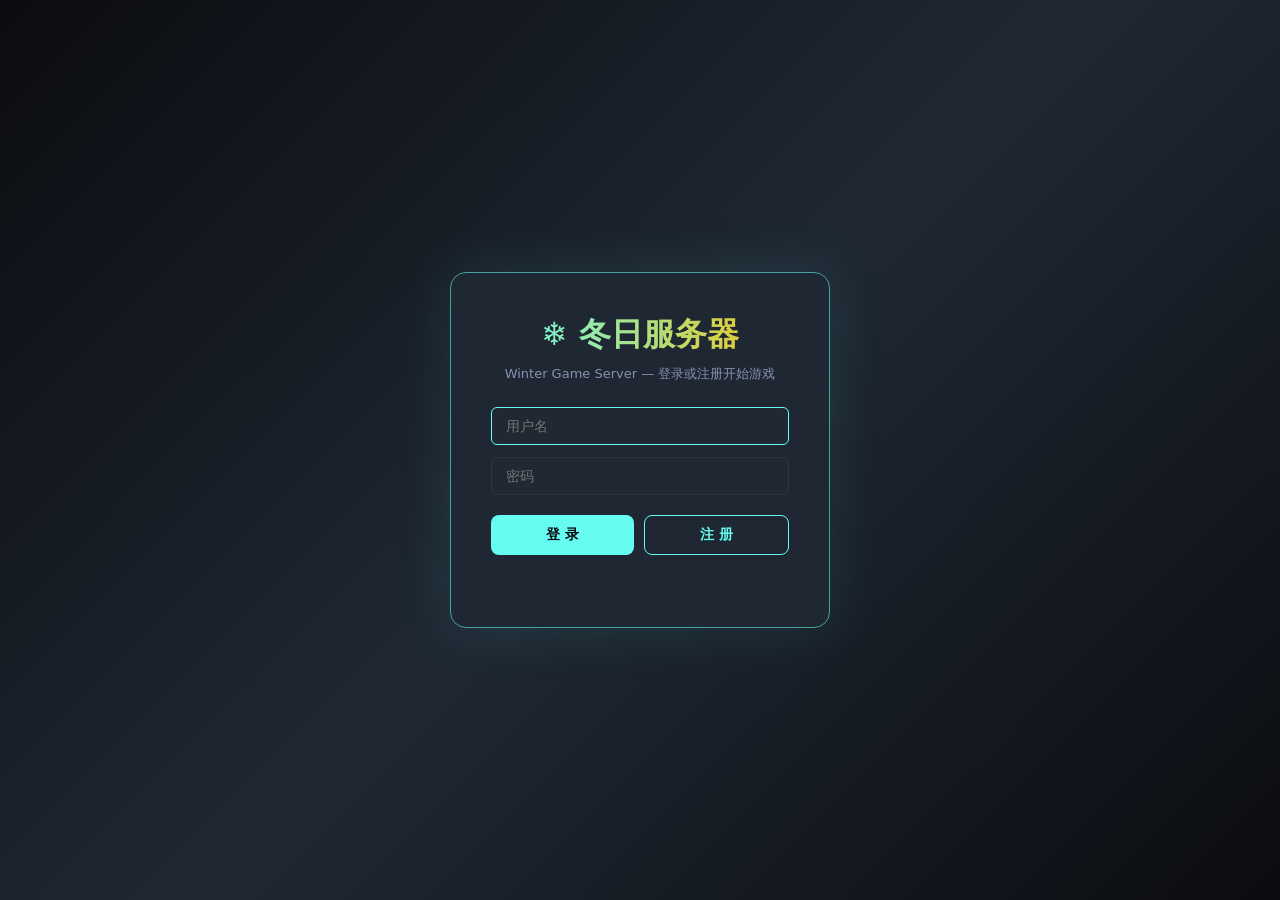
<file: winter-server/frontend/game.html>
<!doctype html>
<html lang="zh-CN">
  <head>
    <meta charset="UTF-8" />
    <meta name="viewport" content="width=device-width, initial-scale=1.0" />
    <title>❄️ 冬日服务器 - 游戏客户端</title>
    <style>
      /* ═══════════ Reset & Variables ═══════════ */
      * {
        margin: 0;
        padding: 0;
        box-sizing: border-box;
      }
      :root {
        --bg: #0b0c10;
        --surface: #1f2833;
        --card: #0b0c10;
        --border: #45a29e;
        --accent: #66fcf1;
        --accent2: #45a29e;
        --danger: #e94560;
        --gold: #f5c518;
        --heal: #22c55e;
        --text: #c5c6c7;
        --muted: #8892b0;
        --white: #e0e0e0;
        --blue: #0ea5e9;
        --purple: #a855f7;
      }
      body {
        background: var(--bg);
        color: var(--text);
        font-family: "Segoe UI", system-ui, sans-serif;
        overflow: hidden;
        height: 100vh;
      }
      button {
        cursor: pointer;
        border: none;
        font-family: inherit;
        font-size: 13px;
      }
      input,
      select {
        background: #1f2833;
        color: var(--white);
        border: 1px solid #333;
        border-radius: 6px;
        padding: 6px 10px;
        font-size: 13px;
        outline: none;
      }
      input:focus,
      select:focus {
        border-color: var(--accent);
      }
      ::-webkit-scrollbar {
        width: 5px;
      }
      ::-webkit-scrollbar-track {
        background: #111;
      }
      ::-webkit-scrollbar-thumb {
        background: #45a29e;
        border-radius: 3px;
      }

      /* ═══════════ Login Screen ═══════════ */
      #login-screen {
        position: fixed;
        inset: 0;
        background: linear-gradient(
          135deg,
          #0b0c10 0%,
          #1f2833 50%,
          #0b0c10 100%
        );
        display: flex;
        align-items: center;
        justify-content: center;
        z-index: 9999;
        flex-direction: column;
      }
      #login-screen.hidden {
        display: none;
      }
      .login-box {
        background: rgba(31, 40, 51, 0.95);
        border: 1px solid var(--border);
        border-radius: 16px;
        padding: 40px;
        width: 380px;
        text-align: center;
        box-shadow: 0 0 60px rgba(102, 252, 241, 0.1);
      }
      .login-box h1 {
        font-size: 32px;
        background: linear-gradient(90deg, var(--accent), var(--gold));
        -webkit-background-clip: text;
        -webkit-text-fill-color: transparent;
        margin-bottom: 8px;
      }
      .login-box p {
        color: var(--muted);
        font-size: 13px;
        margin-bottom: 24px;
      }
      .login-box input {
        width: 100%;
        margin-bottom: 12px;
        padding: 10px 14px;
        font-size: 14px;
      }
      .login-box .btn-row {
        display: flex;
        gap: 10px;
        margin-top: 8px;
      }
      .login-box .btn-row button {
        flex: 1;
        padding: 10px;
        border-radius: 8px;
        font-size: 14px;
        font-weight: 600;
        transition: all 0.2s;
      }
      .btn-login {
        background: var(--accent);
        color: #0b0c10;
      }
      .btn-login:hover {
        background: #45a29e;
      }
      .btn-register {
        background: transparent;
        border: 1px solid var(--accent) !important;
        color: var(--accent);
      }
      .btn-register:hover {
        background: rgba(102, 252, 241, 0.1);
      }
      .login-msg {
        margin-top: 12px;
        font-size: 13px;
        min-height: 20px;
      }
      .login-msg.err {
        color: var(--danger);
      }
      .login-msg.ok {
        color: var(--heal);
      }

      /* ═══════════ Game Layout ═══════════ */
      #game-screen {
        display: none;
        height: 100vh;
        grid-template-columns: 260px 1fr 300px;
        grid-template-rows: 50px 1fr 200px;
      }
      #game-screen.active {
        display: grid;
      }

      /* Top Bar */
      .top-bar {
        grid-column: 1/-1;
        background: #1a1e26;
        border-bottom: 1px solid #333;
        display: flex;
        align-items: center;
        padding: 0 16px;
        gap: 16px;
      }
      .top-bar .logo {
        font-size: 18px;
        font-weight: 700;
        background: linear-gradient(90deg, var(--accent), var(--gold));
        -webkit-background-clip: text;
        -webkit-text-fill-color: transparent;
      }
      .resource-bar {
        display: flex;
        gap: 16px;
        margin-left: auto;
      }
      .res-item {
        display: flex;
        align-items: center;
        gap: 4px;
        font-size: 13px;
        font-weight: 600;
      }
      .res-item .icon {
        font-size: 16px;
      }
      .res-item .val {
        color: var(--gold);
        min-width: 40px;
      }
      .player-info {
        font-size: 12px;
        color: var(--muted);
        margin-left: 16px;
      }
      .player-info span {
        color: var(--accent);
        font-weight: 600;
      }

      /* Left Panel */
      .left-panel {
        background: #12151a;
        border-right: 1px solid #222;
        overflow-y: auto;
        display: flex;
        flex-direction: column;
      }
      .panel-section {
        padding: 12px;
        border-bottom: 1px solid #222;
      }
      .panel-title {
        font-size: 12px;
        font-weight: 700;
        color: var(--accent);
        text-transform: uppercase;
        letter-spacing: 1px;
        margin-bottom: 8px;
        display: flex;
        align-items: center;
        gap: 6px;
      }
      .panel-title .badge {
        background: var(--danger);
        color: #fff;
        font-size: 10px;
        padding: 1px 6px;
        border-radius: 8px;
      }

      /* Building Cards */
      .building-card {
        background: #1a1e26;
        border: 1px solid #333;
        border-radius: 8px;
        padding: 10px;
        margin-bottom: 8px;
        transition: all 0.2s;
      }
      .building-card:hover {
        border-color: var(--accent2);
        transform: translateX(2px);
      }
      .building-card .bname {
        font-size: 13px;
        font-weight: 600;
        display: flex;
        align-items: center;
        gap: 6px;
      }
      .building-card .blevel {
        font-size: 11px;
        color: var(--muted);
        margin-top: 2px;
      }
      .building-card .bactions {
        display: flex;
        gap: 6px;
        margin-top: 6px;
      }
      .btn-sm {
        padding: 4px 10px;
        border-radius: 5px;
        font-size: 11px;
        font-weight: 600;
        transition: all 0.15s;
      }
      .btn-build {
        background: var(--accent2);
        color: #fff;
      }
      .btn-build:hover {
        background: var(--accent);
      }
      .btn-upgrade {
        background: #2d3748;
        color: var(--gold);
        border: 1px solid #444 !important;
      }
      .btn-upgrade:hover {
        background: #374151;
      }

      /* Collect Buttons */
      .collect-grid {
        display: grid;
        grid-template-columns: 1fr 1fr 1fr;
        gap: 6px;
      }
      .btn-collect {
        padding: 8px 4px;
        border-radius: 8px;
        font-size: 11px;
        font-weight: 600;
        text-align: center;
        transition: all 0.2s;
      }
      .btn-collect:hover {
        transform: translateY(-1px);
      }
      .btn-collect.wood {
        background: #2d4a22;
        color: #86efac;
      }
      .btn-collect.coal {
        background: #3d3d3d;
        color: #d1d5db;
      }
      .btn-collect.food {
        background: #713f12;
        color: #fbbf24;
      }

      /* Center Canvas */
      .center-area {
        position: relative;
        overflow: hidden;
        background: #0a0d12;
      }
      #gameCanvas {
        width: 100%;
        height: 100%;
        display: block;
      }
      .canvas-overlay {
        position: absolute;
        top: 10px;
        left: 10px;
        font-size: 11px;
        color: var(--muted);
        pointer-events: none;
        background: rgba(0, 0, 0, 0.6);
        padding: 4px 8px;
        border-radius: 4px;
      }
      .canvas-coords {
        position: absolute;
        bottom: 10px;
        left: 10px;
        font-size: 11px;
        color: var(--muted);
        background: rgba(0, 0, 0, 0.6);
        padding: 4px 8px;
        border-radius: 4px;
      }

      /* Right Panel */
      .right-panel {
        background: #12151a;
        border-left: 1px solid #222;
        display: flex;
        flex-direction: column;
        overflow: hidden;
      }
      .tab-header {
        display: flex;
        border-bottom: 1px solid #333;
      }
      .tab-btn {
        flex: 1;
        padding: 8px;
        background: transparent;
        color: var(--muted);
        font-size: 12px;
        font-weight: 600;
        border-bottom: 2px solid transparent;
        transition: all 0.2s;
      }
      .tab-btn.active {
        color: var(--accent);
        border-bottom-color: var(--accent);
        background: rgba(102, 252, 241, 0.05);
      }
      .tab-btn:hover {
        color: var(--white);
      }
      .tab-content {
        flex: 1;
        overflow-y: auto;
        display: none;
        padding: 10px;
      }
      .tab-content.active {
        display: block;
      }

      /* Friend List */
      .friend-item {
        display: flex;
        align-items: center;
        gap: 8px;
        padding: 8px;
        background: #1a1e26;
        border-radius: 6px;
        margin-bottom: 6px;
        border: 1px solid #333;
      }
      .friend-item .status-dot {
        width: 8px;
        height: 8px;
        border-radius: 50%;
      }
      .friend-item .status-dot.online {
        background: var(--heal);
      }
      .friend-item .status-dot.offline {
        background: #666;
      }
      .friend-item .fname {
        font-size: 13px;
        font-weight: 600;
        flex: 1;
      }
      .friend-item .flevel {
        font-size: 11px;
        color: var(--muted);
      }
      .friend-actions {
        display: flex;
        gap: 4px;
      }
      .friend-actions button {
        padding: 3px 8px;
        border-radius: 4px;
        font-size: 10px;
        font-weight: 600;
      }
      .btn-chat-friend {
        background: var(--accent2);
        color: #fff;
      }
      .btn-attack-friend {
        background: var(--danger);
        color: #fff;
      }
      .btn-accept {
        background: var(--heal);
        color: #fff;
      }
      .btn-reject {
        background: #666;
        color: #fff;
      }
      .add-friend-row {
        display: flex;
        gap: 6px;
        margin-bottom: 10px;
      }
      .add-friend-row input {
        flex: 1;
        font-size: 12px;
        padding: 6px 8px;
      }
      .add-friend-row button {
        padding: 6px 12px;
        border-radius: 6px;
        background: var(--accent2);
        color: #fff;
        font-size: 12px;
        font-weight: 600;
      }

      /* Nearby Players */
      .nearby-item {
        display: flex;
        align-items: center;
        gap: 8px;
        padding: 6px 8px;
        background: #1a1e26;
        border-radius: 6px;
        margin-bottom: 4px;
        border: 1px solid #333;
        font-size: 12px;
      }
      .nearby-item .nname {
        flex: 1;
        font-weight: 600;
        color: var(--white);
      }
      .nearby-item .npos {
        color: var(--muted);
        font-size: 11px;
      }
      .btn-pk {
        padding: 3px 10px;
        border-radius: 4px;
        font-size: 11px;
        font-weight: 700;
        background: linear-gradient(135deg, var(--danger), #c2185b);
        color: #fff;
        transition: all 0.2s;
      }
      .btn-pk:hover {
        transform: scale(1.05);
        box-shadow: 0 0 12px rgba(233, 69, 96, 0.4);
      }

      /* Chat Box */
      .chat-area {
        grid-column: 1/-1;
        background: #0e1117;
        border-top: 1px solid #222;
        display: flex;
        flex-direction: column;
      }
      .chat-tabs {
        display: flex;
        border-bottom: 1px solid #222;
        padding: 0 8px;
      }
      .chat-tab {
        padding: 6px 14px;
        font-size: 12px;
        font-weight: 600;
        color: var(--muted);
        background: transparent;
        cursor: pointer;
        border-bottom: 2px solid transparent;
        transition: all 0.2s;
      }
      .chat-tab.active {
        color: var(--accent);
        border-bottom-color: var(--accent);
      }
      .chat-tab:hover {
        color: var(--white);
      }
      .chat-messages {
        flex: 1;
        min-height: 0;
        overflow-y: auto;
        padding: 8px 12px;
        font-size: 12px;
        line-height: 1.6;
      }
      .chat-msg {
        margin-bottom: 2px;
      }
      .chat-msg .sender {
        color: var(--accent);
        font-weight: 600;
      }
      .chat-msg .ts {
        color: #555;
        font-size: 10px;
        margin-left: 6px;
      }
      .chat-msg.system {
        color: var(--gold);
        font-style: italic;
      }
      .chat-msg.private .sender {
        color: var(--purple);
      }
      .chat-input-row {
        display: flex;
        padding: 6px 8px;
        gap: 6px;
        border-top: 1px solid #222;
      }
      .chat-input-row input {
        flex: 1;
        padding: 8px 12px;
        border-radius: 6px;
        font-size: 13px;
      }
      .chat-input-row select {
        width: 100px;
        font-size: 12px;
      }
      .chat-input-row button {
        padding: 8px 16px;
        border-radius: 6px;
        background: var(--accent);
        color: #0b0c10;
        font-weight: 700;
        font-size: 13px;
      }
      .chat-input-row button:hover {
        background: var(--accent2);
      }

      /* Battle Modal */
      .modal-overlay {
        position: fixed;
        inset: 0;
        background: rgba(0, 0, 0, 0.8);
        z-index: 10000;
        display: none;
        align-items: center;
        justify-content: center;
      }
      .modal-overlay.show {
        display: flex;
      }
      .modal {
        background: var(--surface);
        border: 1px solid var(--border);
        border-radius: 16px;
        padding: 24px;
        width: 90%;
        max-width: 900px;
        max-height: 85vh;
        overflow-y: auto;
      }
      .modal h2 {
        font-size: 20px;
        margin-bottom: 16px;
        display: flex;
        align-items: center;
        gap: 8px;
      }
      .modal h2 .accent {
        color: var(--accent);
      }
      .modal-close {
        position: absolute;
        top: 12px;
        right: 16px;
        background: transparent;
        color: var(--muted);
        font-size: 24px;
        cursor: pointer;
      }

      /* Battle Setup */
      .battle-setup {
        display: grid;
        grid-template-columns: 1fr 80px 1fr;
        gap: 16px;
        margin-bottom: 16px;
      }
      .battle-side {
        background: var(--card);
        border: 1px solid #333;
        border-radius: 10px;
        padding: 14px;
      }
      .battle-side h3 {
        font-size: 14px;
        margin-bottom: 10px;
        display: flex;
        align-items: center;
        gap: 6px;
      }
      .battle-side.atk h3 {
        color: var(--danger);
      }
      .battle-side.def h3 {
        color: var(--blue);
      }
      .battle-vs {
        display: flex;
        align-items: center;
        justify-content: center;
        font-size: 28px;
        font-weight: 900;
        color: var(--gold);
      }
      .battle-field {
        margin-bottom: 8px;
      }
      .battle-field label {
        display: block;
        font-size: 11px;
        color: var(--muted);
        margin-bottom: 3px;
      }
      .battle-field input,
      .battle-field select {
        width: 100%;
        font-size: 12px;
        padding: 6px 8px;
      }
      .skill-select {
        margin-top: 8px;
      }
      .skill-chips {
        display: flex;
        flex-wrap: wrap;
        gap: 4px;
        margin-top: 4px;
        max-height: 120px;
        overflow-y: auto;
      }
      .skill-chip {
        padding: 3px 8px;
        border-radius: 12px;
        font-size: 10px;
        cursor: pointer;
        border: 1px solid #444;
        background: #1a1e26;
        color: var(--muted);
        transition: all 0.15s;
        white-space: nowrap;
      }
      .skill-chip:hover {
        border-color: var(--accent2);
      }
      .skill-chip.selected {
        background: var(--accent2);
        color: #fff;
        border-color: var(--accent);
      }
      .skill-filter {
        display: flex;
        gap: 4px;
        flex-wrap: wrap;
        margin-bottom: 4px;
      }
      .skill-filter button {
        padding: 2px 8px;
        border-radius: 10px;
        font-size: 10px;
        background: #1a1e26;
        color: var(--muted);
        border: 1px solid #333 !important;
        transition: all 0.15s;
      }
      .skill-filter button.active {
        background: var(--accent2);
        color: #fff;
        border-color: var(--accent) !important;
      }
      .btn-battle-start {
        width: 100%;
        padding: 12px;
        border-radius: 10px;
        font-size: 16px;
        font-weight: 700;
        background: linear-gradient(135deg, var(--danger), #c2185b);
        color: #fff;
        letter-spacing: 2px;
        transition: all 0.3s;
        margin-top: 12px;
      }
      .btn-battle-start:hover {
        transform: translateY(-2px);
        box-shadow: 0 4px 20px rgba(233, 69, 96, 0.4);
      }
      .btn-battle-start:disabled {
        opacity: 0.5;
        cursor: not-allowed;
        transform: none;
        box-shadow: none;
      }

      /* Battle Arena */
      .battle-arena {
        display: none;
        position: relative;
      }
      .battle-arena.active {
        display: block;
      }
      .arena-canvas-wrap {
        position: relative;
        width: 100%;
        height: 300px;
        background: #0a0d12;
        border-radius: 10px;
        overflow: hidden;
        border: 1px solid #333;
        margin-bottom: 12px;
      }
      #battleCanvas {
        width: 100%;
        height: 100%;
      }
      .battle-controls {
        display: flex;
        gap: 8px;
        margin-bottom: 12px;
        align-items: center;
      }
      .battle-controls button {
        padding: 6px 14px;
        border-radius: 6px;
        font-size: 12px;
        font-weight: 600;
        transition: all 0.2s;
      }
      .btn-replay {
        background: var(--accent2);
        color: #fff;
      }
      .btn-replay:hover {
        background: var(--accent);
      }
      .speed-btns {
        display: flex;
        gap: 4px;
      }
      .speed-btn {
        padding: 4px 10px;
        border-radius: 5px;
        font-size: 11px;
        background: #1a1e26;
        color: var(--muted);
        border: 1px solid #333 !important;
      }
      .speed-btn.active {
        background: var(--accent2);
        color: #fff;
        border-color: var(--accent) !important;
      }
      .battle-log {
        background: #0a0d12;
        border: 1px solid #333;
        border-radius: 8px;
        padding: 10px;
        max-height: 200px;
        overflow-y: auto;
        font-size: 11px;
        line-height: 1.8;
        font-family: "Courier New", monospace;
      }
      .battle-log .round-header {
        color: var(--gold);
        font-weight: 700;
      }
      .battle-log .dmg {
        color: var(--danger);
      }
      .battle-log .heal-log {
        color: var(--heal);
      }
      .battle-log .skill-log {
        color: var(--purple);
      }
      .battle-log .crit {
        color: var(--gold);
        font-weight: 700;
      }
      .battle-result {
        text-align: center;
        padding: 16px;
        border-radius: 10px;
        margin-top: 12px;
        font-size: 16px;
        font-weight: 700;
      }
      .battle-result.win {
        background: rgba(34, 197, 94, 0.15);
        border: 1px solid var(--heal);
        color: var(--heal);
      }
      .battle-result.lose {
        background: rgba(233, 69, 96, 0.15);
        border: 1px solid var(--danger);
        color: var(--danger);
      }

      /* Notifications */
      .toast-container {
        position: fixed;
        top: 60px;
        right: 16px;
        z-index: 9998;
        display: flex;
        flex-direction: column;
        gap: 8px;
      }
      .toast {
        padding: 10px 16px;
        border-radius: 8px;
        font-size: 13px;
        font-weight: 600;
        animation: slideIn 0.3s;
        min-width: 200px;
        box-shadow: 0 4px 12px rgba(0, 0, 0, 0.3);
      }
      .toast.info {
        background: rgba(14, 165, 233, 0.9);
        color: #fff;
      }
      .toast.success {
        background: rgba(34, 197, 94, 0.9);
        color: #fff;
      }
      .toast.error {
        background: rgba(233, 69, 96, 0.9);
        color: #fff;
      }
      .toast.warning {
        background: rgba(245, 197, 24, 0.9);
        color: #000;
      }
      @keyframes slideIn {
        from {
          transform: translateX(100px);
          opacity: 0;
        }
        to {
          transform: translateX(0);
          opacity: 1;
        }
      }
      @keyframes slideOut {
        from {
          opacity: 1;
        }
        to {
          transform: translateX(100px);
          opacity: 0;
        }
      }
      .toast.removing {
        animation: slideOut 0.3s forwards;
      }

      /* Animations */
      .click-ring {
        position: absolute;
        width: 30px;
        height: 30px;
        border: 2px solid var(--accent);
        border-radius: 50%;
        pointer-events: none;
        animation: ringPulse 0.6s ease-out forwards;
      }
      @keyframes ringPulse {
        0% {
          transform: translate(-50%, -50%) scale(0.5);
          opacity: 1;
        }
        100% {
          transform: translate(-50%, -50%) scale(2);
          opacity: 0;
        }
      }
    </style>
  </head>
  <body>
    <!-- ═══════════ LOGIN SCREEN ═══════════ -->
    <div id="login-screen">
      <div class="login-box">
        <h1>❄️ 冬日服务器</h1>
        <p>Winter Game Server — 登录或注册开始游戏</p>
        <input
          type="text"
          id="login-user"
          placeholder="用户名"
          maxlength="20"
          autocomplete="off"
        />
        <input
          type="password"
          id="login-pass"
          placeholder="密码"
          maxlength="32"
        />
        <div class="btn-row">
          <button class="btn-login" onclick="doLogin()">登 录</button>
          <button class="btn-register" onclick="doRegister()">注 册</button>
        </div>
        <div class="login-msg" id="login-msg"></div>
      </div>
    </div>

    <!-- ═══════════ GAME SCREEN ═══════════ -->
    <div id="game-screen">
      <!-- Top Bar -->
      <div class="top-bar">
        <div class="logo">❄️ 冬日服务器</div>
        <div class="resource-bar">
          <div class="res-item">
            <span class="icon">🪵</span>木材:
            <span class="val" id="res-wood">0</span>
          </div>
          <div class="res-item">
            <span class="icon">�ite</span>煤炭:
            <span class="val" id="res-coal">0</span>
          </div>
          <div class="res-item">
            <span class="icon">🌾</span>食物:
            <span class="val" id="res-food">0</span>
          </div>
        </div>
        <div class="player-info">
          <span id="player-name">—</span> | Lv.<span id="player-level">1</span>
          | ID:<span id="player-id">—</span>
        </div>
      </div>

      <!-- Left Panel: Buildings & Resources -->
      <div class="left-panel">
        <div class="panel-section">
          <div class="panel-title">🏗️ 建筑管理</div>
          <div id="building-list">
            <!-- 动态渲染 -->
          </div>
          <div style="margin-top: 8px">
            <div
              class="panel-title"
              style="font-size: 11px; margin-bottom: 4px"
            >
              新建建筑
            </div>
            <div style="display: flex; gap: 6px">
              <select
                id="new-building-type"
                style="flex: 1; font-size: 11px; padding: 4px"
              >
                <option value="1">🏭 熔炉</option>
                <option value="2">⚔️ 兵营</option>
                <option value="3">🪓 伐木场</option>
              </select>
              <button class="btn-sm btn-build" onclick="createBuilding()">
                建造
              </button>
            </div>
          </div>
        </div>

        <div class="panel-section">
          <div class="panel-title">⛏️ 资源采集</div>
          <div class="collect-grid">
            <button class="btn-collect wood" onclick="collectResource('wood')">
              🪵<br />采集木材
            </button>
            <button class="btn-collect coal" onclick="collectResource('coal')">
              ⛏️<br />采集煤炭
            </button>
            <button class="btn-collect food" onclick="collectResource('food')">
              🌾<br />采集食物
            </button>
          </div>
        </div>

        <div class="panel-section" style="flex: 1">
          <div class="panel-title">
            👥 附近玩家 <span class="badge" id="nearby-count">0</span>
          </div>
          <div id="nearby-list">
            <div
              style="
                color: #555;
                font-size: 11px;
                text-align: center;
                padding: 20px;
              "
            >
              点击地图移动后<br />将显示附近玩家
            </div>
          </div>
        </div>
      </div>

      <!-- Center: Game Map Canvas -->
      <div class="center-area">
        <canvas id="gameCanvas"></canvas>
        <div class="canvas-overlay">
          🖱️ 点击地图移动角色 | 点击附近玩家发起 PK
        </div>
        <div class="canvas-coords" id="coords-display">坐标: (0, 0)</div>
      </div>

      <!-- Right Panel: Friends & Players -->
      <div class="right-panel">
        <div class="tab-header">
          <button class="tab-btn active" onclick="switchTab('friends', this)">
            👫 好友
          </button>
          <button class="tab-btn" onclick="switchTab('requests', this)">
            📨 申请
            <span class="badge" id="request-badge" style="display: none"
              >0</span
            >
          </button>
          <button class="tab-btn" onclick="switchTab('battle-tab', this)">
            ⚔️ PK
          </button>
        </div>
        <div class="tab-content active" id="tab-friends">
          <div class="add-friend-row">
            <input type="number" id="add-friend-id" placeholder="输入玩家 ID" />
            <button onclick="addFriend()">添加</button>
          </div>
          <div id="friend-list">
            <div
              style="
                color: #555;
                font-size: 11px;
                text-align: center;
                padding: 20px;
              "
            >
              暂无好友
            </div>
          </div>
        </div>
        <div class="tab-content" id="tab-requests">
          <div id="request-list">
            <div
              style="
                color: #555;
                font-size: 11px;
                text-align: center;
                padding: 20px;
              "
            >
              暂无好友申请
            </div>
          </div>
        </div>
        <div class="tab-content" id="tab-battle-tab">
          <div style="padding: 8px; text-align: center">
            <p
              style="font-size: 12px; color: var(--muted); margin-bottom: 12px"
            >
              选择一名附近玩家或好友发起PK战斗
            </p>
            <button
              class="btn-battle-start"
              style="width: 100%; font-size: 14px; padding: 10px"
              onclick="openBattleModal()"
            >
              ⚔️ 打开战斗面板
            </button>
          </div>
        </div>
      </div>

      <!-- Chat Area -->
      <div class="chat-area">
        <div class="chat-tabs">
          <div class="chat-tab active" onclick="switchChatTab('world', this)">
            🌍 世界
          </div>
          <div class="chat-tab" onclick="switchChatTab('private', this)">
            💬 私聊
          </div>
          <div class="chat-tab" onclick="switchChatTab('system', this)">
            📢 系统
          </div>
        </div>
        <div class="chat-messages" id="chat-messages"></div>
        <div class="chat-input-row">
          <select id="chat-target-type">
            <option value="world">世界频道</option>
            <option value="private">私聊</option>
          </select>
          <input
            type="number"
            id="chat-target-id"
            placeholder="对方ID"
            style="width: 80px; display: none"
          />
          <input
            type="text"
            id="chat-input"
            placeholder="输入消息..."
            maxlength="200"
          />
          <button onclick="sendChat()">发送</button>
        </div>
      </div>
    </div>

    <!-- ═══════════ BATTLE MODAL ═══════════ -->
    <div class="modal-overlay" id="battle-modal">
      <div class="modal" style="position: relative">
        <h2>⚔️ <span class="accent">PvP 战斗</span></h2>
        <button class="modal-close" onclick="closeBattleModal()">✕</button>

        <!-- Setup Phase -->
        <div id="battle-setup">
          <div class="battle-setup">
            <!-- Attacker (Me) -->
            <div class="battle-side atk">
              <h3>🗡️ 我方 (进攻)</h3>
              <div class="battle-field">
                <label>兵种</label>
                <select id="atk-type">
                  <option value="INFANTRY">🛡️ 步兵</option>
                  <option value="CAVALRY">🐴 骑兵</option>
                  <option value="ARCHER">🏹 弓兵</option>
                </select>
              </div>
              <div
                style="display: grid; grid-template-columns: 1fr 1fr; gap: 6px"
              >
                <div class="battle-field">
                  <label>❤️ 血量</label
                  ><input type="number" id="atk-hp" value="1500" />
                </div>
                <div class="battle-field">
                  <label>⚔️ 攻击</label
                  ><input type="number" id="atk-atk" value="220" />
                </div>
                <div class="battle-field">
                  <label>🛡️ 防御</label
                  ><input type="number" id="atk-def" value="60" />
                </div>
                <div class="battle-field">
                  <label>🆔 ID</label
                  ><input type="number" id="atk-id" value="101" />
                </div>
              </div>
              <div class="skill-select">
                <label style="font-size: 11px; color: var(--muted)"
                  >技能选择</label
                >
                <div class="skill-filter" id="atk-skill-filter"></div>
                <div class="skill-chips" id="atk-skills"></div>
              </div>
            </div>

            <div class="battle-vs">VS</div>

            <!-- Defender (Enemy) -->
            <div class="battle-side def">
              <h3>🛡️ 对手 (防守)</h3>
              <div class="battle-field">
                <label>兵种</label>
                <select id="def-type">
                  <option value="INFANTRY">🛡️ 步兵</option>
                  <option value="CAVALRY" selected>🐴 骑兵</option>
                  <option value="ARCHER">🏹 弓兵</option>
                </select>
              </div>
              <div
                style="display: grid; grid-template-columns: 1fr 1fr; gap: 6px"
              >
                <div class="battle-field">
                  <label>❤️ 血量</label
                  ><input type="number" id="def-hp" value="1600" />
                </div>
                <div class="battle-field">
                  <label>⚔️ 攻击</label
                  ><input type="number" id="def-atk" value="200" />
                </div>
                <div class="battle-field">
                  <label>🛡️ 防御</label
                  ><input type="number" id="def-def" value="70" />
                </div>
                <div class="battle-field">
                  <label>🆔 ID</label
                  ><input type="number" id="def-id" value="201" />
                </div>
              </div>
              <div class="skill-select">
                <label style="font-size: 11px; color: var(--muted)"
                  >技能选择</label
                >
                <div class="skill-filter" id="def-skill-filter"></div>
                <div class="skill-chips" id="def-skills"></div>
              </div>
            </div>
          </div>
          <div
            style="
              display: flex;
              gap: 12px;
              align-items: center;
              margin-bottom: 8px;
            "
          >
            <div class="battle-field" style="flex: 1">
              <label>🎲 随机种子</label
              ><input
                type="number"
                id="battle-seed"
                value="0"
                placeholder="0=随机"
              />
            </div>
            <div class="battle-field" style="flex: 1">
              <label>🔄 最大回合</label
              ><input type="number" id="battle-max-rounds" value="100" />
            </div>
          </div>
          <button
            class="btn-battle-start"
            id="btn-start-battle"
            onclick="startBattle()"
          >
            ⚔️ 开 始 战 斗
          </button>
        </div>

        <!-- Arena Phase -->
        <div class="battle-arena" id="battle-arena">
          <div class="arena-canvas-wrap">
            <canvas id="battleCanvas"></canvas>
          </div>
          <div class="battle-controls">
            <button class="btn-replay" onclick="replayBattle()">🔄 重播</button>
            <div class="speed-btns">
              <button class="speed-btn active" onclick="setSpeed(1, this)">
                1x
              </button>
              <button class="speed-btn" onclick="setSpeed(2, this)">2x</button>
              <button class="speed-btn" onclick="setSpeed(4, this)">4x</button>
            </div>
            <button
              class="btn-replay"
              onclick="backToSetup()"
              style="margin-left: auto"
            >
              ↩ 返回配置
            </button>
          </div>
          <div id="battle-result-box"></div>
          <div class="battle-log" id="battle-log"></div>
        </div>
      </div>
    </div>

    <!-- Toast Container -->
    <div class="toast-container" id="toast-container"></div>

    <script>
      // ═══════════════════════════════════════════
      // 全局状态
      // ═══════════════════════════════════════════
      const API_BATTLE = "http://localhost:18088";
      const State = {
        loggedIn: false,
        playerId: 0,
        playerName: "",
        level: 1,
        wood: 100,
        coal: 50,
        food: 80,
        x: 400,
        y: 300,
        buildings: {}, // { type -> { type, level, name } }
        friends: [],
        friendRequests: [],
        nearbyPlayers: [],
        chatMessages: { world: [], private: [], system: [] },
        currentChatTab: "world",
      };

      // 建筑类型映射
      const BUILDING_TYPES = {
        1: { name: "熔炉", icon: "🏭", desc: "冶炼矿石，提高煤炭采集效率" },
        2: { name: "兵营", icon: "⚔️", desc: "训练士兵，提高战斗力" },
        3: { name: "伐木场", icon: "🪓", desc: "砍伐树木，提高木材采集效率" },
      };

      // 技能配置（从后端配置表复制）
      const SKILL_CONFIG = [
        {
          id: 1001,
          name: "战前鼓舞",
          desc: "战斗开始时，全军伤害增加20%",
          trigger: 0,
        },
        {
          id: 1002,
          name: "先发制人",
          desc: "战斗开始时，若自身血量高于80%，暴击率提升30%",
          trigger: 0,
        },
        {
          id: 1003,
          name: "开战祝福",
          desc: "战斗开始时，给自身施加攻击强化Buff，持续3回合",
          trigger: 0,
        },
        {
          id: 1101,
          name: "战场急救",
          desc: "回合开始时，若自身血量低于30%，恢复20%最大生命值",
          trigger: 1,
        },
        {
          id: 1102,
          name: "坚韧意志",
          desc: "回合开始时，如果自身Buff数量>=1，降低所有技能1回合冷却",
          trigger: 1,
        },
        {
          id: 1103,
          name: "铁壁防御",
          desc: "回合开始时，50%概率给自身施加护盾Buff，持续2回合",
          trigger: 1,
        },
        {
          id: 1104,
          name: "持久作战",
          desc: "第5回合起，回合开始时恢复10%最大生命值并增加15%伤害",
          trigger: 1,
        },
        {
          id: 1105,
          name: "早期攻势",
          desc: "前3回合，回合开始时伤害增加40%",
          trigger: 1,
        },
        {
          id: 1106,
          name: "自愈术",
          desc: "回合开始时，若自身拥有再生Buff，恢复15%生命值",
          trigger: 1,
        },
        {
          id: 1201,
          name: "猛力一击",
          desc: "攻击前有30%概率增加50%伤害",
          trigger: 2,
        },
        {
          id: 1202,
          name: "雷霆一击",
          desc: "攻击前有25%概率眩晕目标2回合",
          trigger: 2,
        },
        {
          id: 1203,
          name: "致命暴击",
          desc: "攻击前有20%概率将暴击率提升至100%",
          trigger: 2,
        },
        {
          id: 1204,
          name: "克敌制胜",
          desc: "攻击目标为骑兵时，伤害增加80%",
          trigger: 2,
        },
        {
          id: 1205,
          name: "浴血奋战",
          desc: "自身血量低于50%时，攻击附带吸血40%且伤害增加30%",
          trigger: 2,
        },
        {
          id: 1206,
          name: "斩杀",
          desc: "目标血量低于20%时，伤害增加200%",
          trigger: 2,
        },
        {
          id: 1207,
          name: "乘胜追击",
          desc: "目标血量高于70%时，施加破甲Buff2回合",
          trigger: 2,
        },
        {
          id: 1208,
          name: "弱点打击",
          desc: "攻击带有中毒Buff的目标时，暴击率+50%，伤害+60%",
          trigger: 2,
        },
        {
          id: 1209,
          name: "步兵克星",
          desc: "攻击步兵时，伤害增加60%并施加减速2回合",
          trigger: 2,
        },
        {
          id: 1301,
          name: "嗜血本能",
          desc: "攻击后有40%概率吸取伤害30%为生命值",
          trigger: 3,
        },
        {
          id: 1302,
          name: "毒箭",
          desc: "攻击后有35%概率给目标施加中毒3回合",
          trigger: 3,
        },
        {
          id: 1303,
          name: "战意高昂",
          desc: "攻击后，若血量高于60%，降低所有技能2回合冷却",
          trigger: 3,
        },
        {
          id: 1304,
          name: "连击",
          desc: "攻击后有15%概率给自身施加攻速Buff1回合",
          trigger: 3,
        },
        {
          id: 1401,
          name: "荆棘护甲",
          desc: "被攻击时有30%概率反弹25%伤害",
          trigger: 4,
        },
        {
          id: 1402,
          name: "绝境反击",
          desc: "被攻击时，若血量低于20%，恢复30%血量并获得攻击强化2回合",
          trigger: 4,
        },
        {
          id: 1403,
          name: "强化护盾",
          desc: "被攻击时，若血量高于50%，50%概率获得护盾1回合",
          trigger: 4,
        },
        {
          id: 1404,
          name: "以牙还牙",
          desc: "被攻击时，给攻击者施加虚弱2回合",
          trigger: 4,
        },
        {
          id: 1501,
          name: "同归于尽",
          desc: "死亡时对敌方造成100%伤害",
          trigger: 5,
        },
        {
          id: 1502,
          name: "亡者诅咒",
          desc: "死亡时给击杀者施加中毒和虚弱各3回合",
          trigger: 5,
        },
        {
          id: 1503,
          name: "英灵庇护",
          desc: "死亡时恢复友军25%最大生命值",
          trigger: 5,
        },
        {
          id: 1601,
          name: "回合恢复",
          desc: "回合结束时，若血量低于50%，恢复10%最大生命值",
          trigger: 6,
        },
        {
          id: 1602,
          name: "蓄势待发",
          desc: "回合结束时，降低冷却1回合并增加10%暴击率",
          trigger: 6,
        },
        {
          id: 1603,
          name: "持续毒雾",
          desc: "第3回合起，回合结束时给目标施加中毒2回合",
          trigger: 6,
        },
        {
          id: 1701,
          name: "逆境爆发",
          desc: "自身血量低于30%且第4回合起，伤害+120%并吸血50%",
          trigger: 2,
        },
        {
          id: 1702,
          name: "精准处刑",
          desc: "目标血量低于25%且有虚弱Buff时，伤害+150%，暴击+80%",
          trigger: 2,
        },
        {
          id: 1703,
          name: "全面反击",
          desc: "被攻击时有护盾且血量>40%，反弹50%伤害并眩晕1回合",
          trigger: 4,
        },
      ];

      const TRIGGER_NAMES = [
        "⚡战斗开始",
        "🔄回合开始",
        "⚔️攻击前",
        "💥攻击后",
        "🛡️被攻击",
        "💀死亡时",
        "🔚回合结束",
        "🎯高级",
      ];

      // 已选技能集合
      const selectedSkills = { atk: new Set(), def: new Set() };

      // ═══════════════════════════════════════════
      // Toast 通知
      // ═══════════════════════════════════════════
      function toast(msg, type = "info", duration = 3000) {
        const c = document.getElementById("toast-container");
        const t = document.createElement("div");
        t.className = `toast ${type}`;
        t.textContent = msg;
        c.appendChild(t);
        setTimeout(() => {
          t.classList.add("removing");
          setTimeout(() => t.remove(), 300);
        }, duration);
      }

      // ═══════════════════════════════════════════
      // LOGIN / REGISTER（连接后端 HTTP API）
      // ═══════════════════════════════════════════
      async function doLogin() {
        const user = document.getElementById("login-user").value.trim();
        const pass = document.getElementById("login-pass").value.trim();
        const msgEl = document.getElementById("login-msg");
        if (!user || !pass) {
          msgEl.className = "login-msg err";
          msgEl.textContent = "请输入用户名和密码";
          return;
        }

        msgEl.className = "login-msg ok";
        msgEl.textContent = "正在连接服务器...";
        try {
          const resp = await fetch(`${API_BATTLE}/api/login`, {
            method: "POST",
            headers: { "Content-Type": "application/json" },
            body: JSON.stringify({ username: user, password: pass }),
          });
          const data = await resp.json();
          if (data.code !== 0) {
            msgEl.className = "login-msg err";
            msgEl.textContent = data.msg || "登录失败";
            return;
          }
          State.playerId = data.playerId;
          State.playerName = data.name || user;
          State.loggedIn = true;
          State.level = data.level || 1;
          State.x = data.x || 400;
          State.y = data.y || 300;
          enterGame();
        } catch (e) {
          msgEl.className = "login-msg err";
          msgEl.textContent =
            "连接服务器失败，请确保游戏服务器已启动(端口18088)";
        }
      }

      async function doRegister() {
        // 后端自动注册，直接调用 login
        await doLogin();
      }

      function hashCode(s) {
        let h = 0;
        for (let i = 0; i < s.length; i++)
          h = ((h << 5) - h + s.charCodeAt(i)) | 0;
        return (Math.abs(h) % 90000) + 10000;
      }

      function enterGame() {
        document.getElementById("login-screen").classList.add("hidden");
        document.getElementById("game-screen").classList.add("active");
        updateUI();
        initGameCanvas();
        initSkillChips();
        addSystemMsg(
          `欢迎回来，${State.playerName}！你的ID是 ${State.playerId}`,
        );
        addSystemMsg("在地图上点击鼠标移动角色，靠近其他玩家可以发起PK！");
        renderChatMessages();
        // 启动轮询：聊天、附近玩家、心跳
        startPolling();
        toast(`登录成功！欢迎 ${State.playerName}`, "success");
      }

      // ═══════════════════════════════════════════
      // 服务器轮询（聊天 + 附近玩家 + 心跳）
      // ═══════════════════════════════════════════
      let chatSinceTimestamp = 0;
      let pollingTimers = [];

      function startPolling() {
        // 每1秒拉取世界聊天
        pollingTimers.push(setInterval(pollWorldChat, 1000));
        // 每2秒拉取附近玩家
        pollingTimers.push(setInterval(pollNearbyPlayers, 2000));
        // 每10秒心跳
        pollingTimers.push(setInterval(sendHeartbeat, 10000));
        // 立即拉一次
        pollWorldChat();
        pollNearbyPlayers();
      }

      async function sendHeartbeat() {
        try {
          await fetch(`${API_BATTLE}/api/heartbeat`, {
            method: "POST",
            headers: { "Content-Type": "application/json" },
            body: JSON.stringify({ playerId: State.playerId }),
          });
        } catch (e) {
          /* 忽略 */
        }
      }

      async function pollWorldChat() {
        try {
          const resp = await fetch(
            `${API_BATTLE}/api/chat/world?since=${chatSinceTimestamp}`,
          );
          const data = await resp.json();
          if (data.messages && data.messages.length > 0) {
            for (const msg of data.messages) {
              State.chatMessages.world.push({
                sender: msg.sender,
                text: msg.content,
                time: formatTs(msg.timestamp),
                system: msg.playerId === 0,
              });
              chatSinceTimestamp = Math.max(chatSinceTimestamp, msg.timestamp);
            }
            if (State.currentChatTab === "world") renderChatMessages();
          }
        } catch (e) {
          /* 忽略 */
        }
      }

      async function pollNearbyPlayers() {
        try {
          const resp = await fetch(
            `${API_BATTLE}/api/players/nearby?playerId=${State.playerId}`,
          );
          const data = await resp.json();
          State.nearbyPlayers = (data.players || []).map((p) => ({
            id: p.playerId,
            name: p.name,
            level: p.level || 1,
            x: p.x,
            y: p.y,
            hp: 800 + (p.level || 1) * 100,
            atk: 150 + (p.level || 1) * 15,
            def: 40 + (p.level || 1) * 5,
          }));
          renderNearbyList();
          document.getElementById("nearby-count").textContent =
            State.nearbyPlayers.length;
        } catch (e) {
          /* 忽略 */
        }
      }

      function formatTs(ts) {
        const d = new Date(ts);
        return `${d.getHours().toString().padStart(2, "0")}:${d.getMinutes().toString().padStart(2, "0")}`;
      }

      // ═══════════════════════════════════════════
      // UI 更新
      // ═══════════════════════════════════════════
      function updateUI() {
        document.getElementById("res-wood").textContent = State.wood;
        document.getElementById("res-coal").textContent = State.coal;
        document.getElementById("res-food").textContent = State.food;
        document.getElementById("player-name").textContent = State.playerName;
        document.getElementById("player-level").textContent = State.level;
        document.getElementById("player-id").textContent = State.playerId;
        renderBuildings();
      }

      // ═══════════════════════════════════════════
      // 建筑系统
      // ═══════════════════════════════════════════
      function renderBuildings() {
        const container = document.getElementById("building-list");
        const types = Object.keys(State.buildings);
        if (types.length === 0) {
          container.innerHTML =
            '<div style="color:#555;font-size:11px;text-align:center;padding:12px">还没有建筑，快去建造吧！</div>';
          return;
        }
        container.innerHTML = types
          .map((t) => {
            const b = State.buildings[t];
            const info = BUILDING_TYPES[t];
            return `<div class="building-card">
      <div class="bname">${info.icon} ${info.name}</div>
      <div class="blevel">等级 ${b.level} · ${info.desc}</div>
      <div class="bactions">
        <button class="btn-sm btn-upgrade" onclick="upgradeBuilding(${t})">⬆ 升级</button>
      </div>
    </div>`;
          })
          .join("");
      }

      function createBuilding() {
        const type = parseInt(
          document.getElementById("new-building-type").value,
        );
        if (State.buildings[type]) {
          toast("该建筑已存在，请直接升级", "warning");
          return;
        }
        const info = BUILDING_TYPES[type];
        const cost = 50;
        if (State.wood < cost) {
          toast("木材不足！需要 " + cost, "error");
          return;
        }
        State.wood -= cost;
        State.buildings[type] = { type, level: 1, name: info.name };
        updateUI();
        toast(`${info.icon} ${info.name} 建造成功！`, "success");
        addSystemMsg(`建造了 ${info.name}（等级1）`);
      }

      function upgradeBuilding(type) {
        const b = State.buildings[type];
        if (!b) return;
        const cost = b.level * 80;
        if (State.wood < cost) {
          toast(`升级需要 ${cost} 木材`, "error");
          return;
        }
        State.wood -= cost;
        b.level++;
        updateUI();
        const info = BUILDING_TYPES[type];
        toast(`${info.icon} ${info.name} 升级到 ${b.level} 级！`, "success");
        addSystemMsg(`${info.name} 升级到了 等级${b.level}`);
      }

      // ═══════════════════════════════════════════
      // 资源采集
      // ═══════════════════════════════════════════
      function collectResource(resType) {
        const amounts = { wood: 30, coal: 20, food: 25 };
        const names = { wood: "木材", coal: "煤炭", food: "食物" };
        const icons = { wood: "🪵", coal: "⛏️", food: "🌾" };

        // 建筑加成
        let bonus = 1;
        if (resType === "wood" && State.buildings[3])
          bonus += State.buildings[3].level * 0.2;
        if (resType === "coal" && State.buildings[1])
          bonus += State.buildings[1].level * 0.2;
        if (resType === "food") bonus += 0.1; // 基础加成

        const amount = Math.floor(amounts[resType] * bonus);
        State[resType] += amount;
        updateUI();
        toast(
          `${icons[resType]} 采集了 ${amount} ${names[resType]}${bonus > 1 ? ` (建筑加成 x${bonus.toFixed(1)})` : ""}`,
          "success",
        );
      }

      // ═══════════════════════════════════════════
      // 游戏地图 Canvas
      // ═══════════════════════════════════════════
      let canvasCtx, canvasEl;
      let mapWidth = 1000,
        mapHeight = 800;
      let cameraX = 0,
        cameraY = 0;
      let targetX = null,
        targetY = null;
      let animFrame;
      let moveParticles = [];

      function initGameCanvas() {
        canvasEl = document.getElementById("gameCanvas");
        const rect = canvasEl.parentElement.getBoundingClientRect();
        canvasEl.width = rect.width;
        canvasEl.height = rect.height;
        canvasCtx = canvasEl.getContext("2d");

        cameraX = State.x - canvasEl.width / 2;
        cameraY = State.y - canvasEl.height / 2;

        canvasEl.addEventListener("click", onCanvasClick);
        window.addEventListener("resize", () => {
          const r = canvasEl.parentElement.getBoundingClientRect();
          canvasEl.width = r.width;
          canvasEl.height = r.height;
        });

        gameLoop();
      }

      function onCanvasClick(e) {
        const rect = canvasEl.getBoundingClientRect();
        const cx = e.clientX - rect.left;
        const cy = e.clientY - rect.top;
        const worldX = cx + cameraX;
        const worldY = cy + cameraY;

        // 检查是否点击了附近玩家
        for (const p of State.nearbyPlayers) {
          const dx = worldX - p.x;
          const dy = worldY - p.y;
          if (Math.sqrt(dx * dx + dy * dy) < 20) {
            // 点击了玩家，弹出PK选项
            startPKWith(p);
            return;
          }
        }

        // 否则移动
        targetX = Math.max(0, Math.min(mapWidth, worldX));
        targetY = Math.max(0, Math.min(mapHeight, worldY));

        // 点击特效
        const ring = document.createElement("div");
        ring.className = "click-ring";
        ring.style.left = e.clientX - rect.left + "px";
        ring.style.top = e.clientY - rect.top + "px";
        canvasEl.parentElement.appendChild(ring);
        setTimeout(() => ring.remove(), 600);
      }

      function gameLoop() {
        updatePlayer();
        drawMap();
        animFrame = requestAnimationFrame(gameLoop);
      }

      function updatePlayer() {
        if (targetX === null) return;
        const dx = targetX - State.x;
        const dy = targetY - State.y;
        const dist = Math.sqrt(dx * dx + dy * dy);
        if (dist < 2) {
          State.x = targetX;
          State.y = targetY;
          targetX = null;
          targetY = null;
          document.getElementById("coords-display").textContent =
            `坐标: (${Math.floor(State.x)}, ${Math.floor(State.y)})`;
          // 移动完成后通知服务器
          syncPosition();
          return;
        }
        const speed = 3;
        const vx = (dx / dist) * speed;
        const vy = (dy / dist) * speed;
        State.x += vx;
        State.y += vy;

        // 移动粒子
        if (Math.random() > 0.6) {
          moveParticles.push({
            x: State.x,
            y: State.y,
            life: 20,
            color: `hsl(${170 + Math.random() * 30}, 80%, 60%)`,
          });
        }

        cameraX = State.x - canvasEl.width / 2;
        cameraY = State.y - canvasEl.height / 2;
        document.getElementById("coords-display").textContent =
          `坐标: (${Math.floor(State.x)}, ${Math.floor(State.y)})`;
      }

      function drawMap() {
        const c = canvasCtx;
        const w = canvasEl.width,
          h = canvasEl.height;
        c.clearRect(0, 0, w, h);

        // 背景渐变
        const grad = c.createRadialGradient(w / 2, h / 2, 100, w / 2, h / 2, w);
        grad.addColorStop(0, "#0f1923");
        grad.addColorStop(1, "#070a0f");
        c.fillStyle = grad;
        c.fillRect(0, 0, w, h);

        // 网格
        c.strokeStyle = "rgba(69,162,158,0.08)";
        c.lineWidth = 1;
        const gridSize = 60;
        const offX = -(cameraX % gridSize);
        const offY = -(cameraY % gridSize);
        for (let x = offX; x < w; x += gridSize) {
          c.beginPath();
          c.moveTo(x, 0);
          c.lineTo(x, h);
          c.stroke();
        }
        for (let y = offY; y < h; y += gridSize) {
          c.beginPath();
          c.moveTo(0, y);
          c.lineTo(w, y);
          c.stroke();
        }

        // 地图装饰元素（树、石头等）
        drawMapObjects(c);

        // 移动粒子
        for (let i = moveParticles.length - 1; i >= 0; i--) {
          const p = moveParticles[i];
          p.life--;
          if (p.life <= 0) {
            moveParticles.splice(i, 1);
            continue;
          }
          const sx = p.x - cameraX,
            sy = p.y - cameraY;
          c.globalAlpha = p.life / 20;
          c.fillStyle = p.color;
          c.beginPath();
          c.arc(sx, sy, 2, 0, Math.PI * 2);
          c.fill();
          c.globalAlpha = 1;
        }

        // 目标指示器
        if (targetX !== null) {
          const tx = targetX - cameraX,
            ty = targetY - cameraY;
          c.strokeStyle = "rgba(102,252,241,0.5)";
          c.lineWidth = 1.5;
          c.setLineDash([4, 4]);
          c.beginPath();
          c.arc(tx, ty, 12, 0, Math.PI * 2);
          c.stroke();
          c.setLineDash([]);

          // 虚线从玩家到目标
          c.strokeStyle = "rgba(102,252,241,0.15)";
          c.beginPath();
          c.setLineDash([3, 6]);
          c.moveTo(State.x - cameraX, State.y - cameraY);
          c.lineTo(tx, ty);
          c.stroke();
          c.setLineDash([]);
        }

        // 附近玩家
        for (const p of State.nearbyPlayers) {
          const px = p.x - cameraX,
            py = p.y - cameraY;
          if (px < -40 || px > w + 40 || py < -40 || py > h + 40) continue;

          // 玩家光圈
          c.beginPath();
          c.arc(px, py, 16, 0, Math.PI * 2);
          c.fillStyle = "rgba(233,69,96,0.15)";
          c.fill();
          c.strokeStyle = "#e94560";
          c.lineWidth = 1.5;
          c.stroke();

          // 玩家本体
          c.fillStyle = "#e94560";
          c.beginPath();
          c.arc(px, py, 8, 0, Math.PI * 2);
          c.fill();

          // 名字
          c.fillStyle = "#ff8a9b";
          c.font = '10px "Segoe UI"';
          c.textAlign = "center";
          c.fillText(p.name, px, py - 22);
          c.fillStyle = "#888";
          c.font = '9px "Segoe UI"';
          c.fillText(`Lv.${p.level}`, px, py - 12);

          // PK 图标（hover 提示）
          c.fillStyle = "#e94560";
          c.font = '12px "Segoe UI"';
          c.fillText("⚔️", px + 16, py - 8);
        }

        // 我方玩家
        const mx = State.x - cameraX,
          my = State.y - cameraY;

        // 呼吸光圈动画
        const pulse = Math.sin(Date.now() / 500) * 4 + 18;
        c.beginPath();
        c.arc(mx, my, pulse, 0, Math.PI * 2);
        c.fillStyle = "rgba(102,252,241,0.08)";
        c.fill();

        // 外圈
        c.beginPath();
        c.arc(mx, my, 14, 0, Math.PI * 2);
        c.fillStyle = "rgba(102,252,241,0.2)";
        c.fill();
        c.strokeStyle = "#66fcf1";
        c.lineWidth = 2;
        c.stroke();

        // 本体
        c.beginPath();
        c.arc(mx, my, 8, 0, Math.PI * 2);
        c.fillStyle = "#66fcf1";
        c.fill();

        // 内部小白点
        c.beginPath();
        c.arc(mx - 2, my - 2, 3, 0, Math.PI * 2);
        c.fillStyle = "rgba(255,255,255,0.6)";
        c.fill();

        // 我的名字
        c.fillStyle = "#66fcf1";
        c.font = 'bold 11px "Segoe UI"';
        c.textAlign = "center";
        c.fillText(State.playerName, mx, my - 22);
        c.fillStyle = "#aaa";
        c.font = '9px "Segoe UI"';
        c.fillText(`Lv.${State.level}`, mx, my - 12);
      }

      // 地图装饰物 — 随机但固定位置
      const mapObjects = [];
      (function genMapObjects() {
        const rng = (s) => {
          s = Math.sin(s) * 43758.5453;
          return s - Math.floor(s);
        };
        for (let i = 0; i < 80; i++) {
          mapObjects.push({
            x: rng(i * 1.1 + 0.3) * mapWidth,
            y: rng(i * 1.7 + 0.9) * mapHeight,
            type: i % 5 === 0 ? "rock" : "tree",
            size: 4 + rng(i * 2.3) * 8,
          });
        }
      })();

      function drawMapObjects(c) {
        for (const obj of mapObjects) {
          const sx = obj.x - cameraX,
            sy = obj.y - cameraY;
          if (
            sx < -30 ||
            sx > canvasEl.width + 30 ||
            sy < -30 ||
            sy > canvasEl.height + 30
          )
            continue;
          if (obj.type === "tree") {
            c.fillStyle = "rgba(34,100,60,0.4)";
            c.beginPath();
            c.arc(sx, sy - obj.size, obj.size, 0, Math.PI * 2);
            c.fill();
            c.fillStyle = "rgba(90,60,30,0.5)";
            c.fillRect(sx - 1.5, sy - obj.size * 0.5, 3, obj.size);
          } else {
            c.fillStyle = "rgba(100,100,100,0.3)";
            c.beginPath();
            c.ellipse(
              sx,
              sy,
              obj.size * 1.2,
              obj.size * 0.8,
              0,
              0,
              Math.PI * 2,
            );
            c.fill();
          }
        }
      }

      // ═══════════════════════════════════════════
      // 附近玩家（模拟AOI）
      // ═══════════════════════════════════════════
      const fakePlayerNames = [
        "冰霜骑士",
        "暗夜刺客",
        "圣光法师",
        "风暴射手",
        "铁血战士",
        "幽灵猎人",
        "雷电法王",
        "破晓勇者",
        "寒冰公主",
        "烈焰龙骑",
        "影舞者",
        "碎星弓手",
        "钢铁卫士",
        "毒蛇刺客",
        "圣殿守卫",
      ];

      function generateNearbyPlayers() {
        // 由 pollNearbyPlayers 从服务器获取，不再本地模拟
        pollNearbyPlayers();
      }

      async function syncPosition() {
        try {
          await fetch(`${API_BATTLE}/api/move`, {
            method: "POST",
            headers: { "Content-Type": "application/json" },
            body: JSON.stringify({
              playerId: State.playerId,
              x: State.x,
              y: State.y,
            }),
          });
        } catch (e) {
          /* 忽略 */
        }
      }

      function renderNearbyList() {
        const container = document.getElementById("nearby-list");
        if (State.nearbyPlayers.length === 0) {
          container.innerHTML =
            '<div style="color:#555;font-size:11px;text-align:center;padding:20px">附近没有玩家</div>';
          return;
        }
        container.innerHTML = State.nearbyPlayers
          .map(
            (p) => `
    <div class="nearby-item">
      <span class="nname">${p.name}</span>
      <span class="npos">Lv.${p.level}</span>
      <button class="btn-pk" onclick="startPKWith(getNearby(${p.id}))">⚔️ PK</button>
    </div>
  `,
          )
          .join("");
      }

      function getNearby(id) {
        return State.nearbyPlayers.find((p) => p.id === id);
      }

      // ═══════════════════════════════════════════
      // 好友系统
      // ═══════════════════════════════════════════
      function addFriend() {
        const idInput = document.getElementById("add-friend-id");
        const targetId = parseInt(idInput.value);
        if (!targetId || targetId === State.playerId) {
          toast("无效的玩家ID", "error");
          return;
        }

        // 检查是否已是好友
        if (State.friends.find((f) => f.id === targetId)) {
          toast("已经是好友了", "warning");
          return;
        }

        toast(`已向玩家 ${targetId} 发送好友申请`, "success");
        addSystemMsg(`向玩家 ${targetId} 发送了好友申请`);
        idInput.value = "";

        // 模拟对方自动同意
        setTimeout(() => {
          const name = fakePlayerNames[targetId % fakePlayerNames.length];
          State.friends.push({
            id: targetId,
            name,
            level: 1 + (targetId % 15),
            online: Math.random() > 0.3,
            status: 1,
          });
          renderFriendList();
          toast(`${name} 同意了好友申请！`, "success");
          addSystemMsg(`${name} 已成为你的好友`);
        }, 1500);
      }

      function renderFriendList() {
        const container = document.getElementById("friend-list");
        if (State.friends.length === 0) {
          container.innerHTML =
            '<div style="color:#555;font-size:11px;text-align:center;padding:20px">暂无好友</div>';
          return;
        }
        container.innerHTML = State.friends
          .map(
            (f) => `
    <div class="friend-item">
      <div class="status-dot ${f.online ? "online" : "offline"}"></div>
      <span class="fname">${f.name}</span>
      <span class="flevel">Lv.${f.level}</span>
      <div class="friend-actions">
        <button class="btn-chat-friend" onclick="startPrivateChat(${f.id},'${f.name.replace(/'/g, "\\'")}')">💬</button>
        <button class="btn-attack-friend" onclick="startPKWithFriend(${f.id},'${f.name.replace(/'/g, "\\'")}',${f.level})">⚔️</button>
      </div>
    </div>
  `,
          )
          .join("");
      }

      function startPrivateChat(targetId, targetName) {
        document.getElementById("chat-target-type").value = "private";
        document.getElementById("chat-target-id").style.display = "block";
        document.getElementById("chat-target-id").value = targetId;
        switchChatTab("private", document.querySelectorAll(".chat-tab")[1]);
        document.getElementById("chat-input").focus();
        toast(`开始与 ${targetName} 的私聊`, "info");
      }

      // ═══════════════════════════════════════════
      // 聊天系统
      // ═══════════════════════════════════════════
      function switchChatTab(tab, el) {
        document
          .querySelectorAll(".chat-tab")
          .forEach((t) => t.classList.remove("active"));
        el.classList.add("active");
        State.currentChatTab = tab;
        renderChatMessages();
      }

      function renderChatMessages() {
        const container = document.getElementById("chat-messages");
        const msgs = State.chatMessages[State.currentChatTab] || [];
        if (msgs.length === 0) {
          container.innerHTML =
            '<div style="color:#555;font-size:11px;text-align:center;padding:20px">暂无消息</div>';
          return;
        }
        container.innerHTML = msgs
          .map((m) => {
            if (m.system)
              return `<div class="chat-msg system">📢 ${m.text}</div>`;
            const cls = m.isPrivate ? "private" : "";
            const prefix = m.isPrivate ? "🔒 " : "";
            return `<div class="chat-msg ${cls}"><span class="sender">${prefix}${m.sender}</span>: ${m.text}<span class="ts">${m.time}</span></div>`;
          })
          .join("");
        container.scrollTop = container.scrollHeight;
      }

      function addSystemMsg(text) {
        State.chatMessages.system.push({ system: true, text, time: now() });
        if (State.currentChatTab === "system") renderChatMessages();
      }

      async function sendChat() {
        const input = document.getElementById("chat-input");
        const text = input.value.trim();
        if (!text) return;
        input.value = "";

        const type = document.getElementById("chat-target-type").value;
        const time = now();

        if (type === "private") {
          const targetId = parseInt(
            document.getElementById("chat-target-id").value,
          );
          if (!targetId) {
            toast("请输入私聊对象ID", "error");
            return;
          }
          const msg = { sender: State.playerName, text, time, isPrivate: true };
          State.chatMessages.private.push(msg);
          if (State.currentChatTab === "private") renderChatMessages();
        } else {
          // 发送到服务器世界聊天
          try {
            await fetch(`${API_BATTLE}/api/chat/world`, {
              method: "POST",
              headers: { "Content-Type": "application/json" },
              body: JSON.stringify({ playerId: State.playerId, content: text }),
            });
            // 消息会通过轮询拉回来，不需要本地添加
          } catch (e) {
            toast("发送失败，服务器连接异常", "error");
          }
        }
      }

      document
        .getElementById("chat-target-type")
        .addEventListener("change", function () {
          document.getElementById("chat-target-id").style.display =
            this.value === "private" ? "block" : "none";
        });

      function now() {
        const d = new Date();
        return `${d.getHours().toString().padStart(2, "0")}:${d.getMinutes().toString().padStart(2, "0")}`;
      }

      // ═══════════════════════════════════════════
      // Tab 切换
      // ═══════════════════════════════════════════
      function switchTab(id, el) {
        document
          .querySelectorAll(".right-panel .tab-btn")
          .forEach((t) => t.classList.remove("active"));
        document
          .querySelectorAll(".right-panel .tab-content")
          .forEach((t) => t.classList.remove("active"));
        el.classList.add("active");
        document.getElementById("tab-" + id).classList.add("active");
      }

      // ═══════════════════════════════════════════
      // 战斗系统
      // ═══════════════════════════════════════════
      let battleResult = null;
      let battleSpeed = 1;
      let battleAnimTimer = null;

      function initSkillChips() {
        ["atk", "def"].forEach((side) => {
          const filterEl = document.getElementById(`${side}-skill-filter`);
          const chipsEl = document.getElementById(`${side}-skills`);

          // 触发器筛选按钮
          filterEl.innerHTML =
            '<button class="active" onclick="filterSkills(\'' +
            side +
            "',-1,this)\">全部</button>" +
            TRIGGER_NAMES.map(
              (n, i) =>
                `<button onclick="filterSkills('${side}',${i},this)">${n}</button>`,
            ).join("");

          // 技能芯片
          chipsEl.innerHTML = SKILL_CONFIG.map(
            (s) =>
              `<div class="skill-chip" data-trigger="${s.trigger}" data-id="${s.id}" 
           title="${s.desc}" onclick="toggleSkill('${side}',${s.id},this)">
        ${s.name}
      </div>`,
          ).join("");
        });
      }

      function filterSkills(side, trigger, btn) {
        const container = document.getElementById(`${side}-skill-filter`);
        container
          .querySelectorAll("button")
          .forEach((b) => b.classList.remove("active"));
        btn.classList.add("active");

        const chips = document
          .getElementById(`${side}-skills`)
          .querySelectorAll(".skill-chip");
        chips.forEach((chip) => {
          if (trigger === -1 || parseInt(chip.dataset.trigger) === trigger) {
            chip.style.display = "";
          } else {
            chip.style.display = "none";
          }
        });
      }

      function toggleSkill(side, skillId, el) {
        if (selectedSkills[side].has(skillId)) {
          selectedSkills[side].delete(skillId);
          el.classList.remove("selected");
        } else {
          selectedSkills[side].add(skillId);
          el.classList.add("selected");
        }
      }

      function openBattleModal() {
        document.getElementById("battle-modal").classList.add("show");
        document.getElementById("battle-setup").style.display = "block";
        document.getElementById("battle-arena").classList.remove("active");
      }

      function closeBattleModal() {
        document.getElementById("battle-modal").classList.remove("show");
        if (battleAnimTimer) {
          clearTimeout(battleAnimTimer);
          battleAnimTimer = null;
        }
      }

      function backToSetup() {
        document.getElementById("battle-setup").style.display = "block";
        document.getElementById("battle-arena").classList.remove("active");
        if (battleAnimTimer) {
          clearTimeout(battleAnimTimer);
          battleAnimTimer = null;
        }
      }

      // PK入口 — 从附近玩家
      function startPKWith(player) {
        if (!player) return;
        openBattleModal();
        // 设置我方
        document.getElementById("atk-id").value = State.playerId;
        document.getElementById("atk-hp").value = 800 + State.level * 100;
        document.getElementById("atk-atk").value = 150 + State.level * 15;
        document.getElementById("atk-def").value = 40 + State.level * 5;
        // 设置对手
        document.getElementById("def-id").value = player.id;
        document.getElementById("def-hp").value = player.hp;
        document.getElementById("def-atk").value = player.atk;
        document.getElementById("def-def").value = player.def;
        toast(`准备与 ${player.name}(Lv.${player.level}) 进行PK！`, "warning");
      }

      // PK入口 — 从好友列表
      function startPKWithFriend(fId, fName, fLevel) {
        openBattleModal();
        document.getElementById("atk-id").value = State.playerId;
        document.getElementById("atk-hp").value = 800 + State.level * 100;
        document.getElementById("atk-atk").value = 150 + State.level * 15;
        document.getElementById("atk-def").value = 40 + State.level * 5;
        document.getElementById("def-id").value = fId;
        document.getElementById("def-hp").value = 800 + fLevel * 100;
        document.getElementById("def-atk").value = 150 + fLevel * 15;
        document.getElementById("def-def").value = 40 + fLevel * 5;
        toast(`准备与好友 ${fName}(Lv.${fLevel}) 进行PK！`, "warning");
      }

      async function startBattle() {
        const btn = document.getElementById("btn-start-battle");
        btn.disabled = true;
        btn.textContent = "⏳ 战斗中...";

        const payload = {
          seed: parseInt(document.getElementById("battle-seed").value) || 0,
          maxRounds:
            parseInt(document.getElementById("battle-max-rounds").value) || 100,
          attacker: {
            id: parseInt(document.getElementById("atk-id").value) || 101,
            type: document.getElementById("atk-type").value,
            hp: parseInt(document.getElementById("atk-hp").value) || 1500,
            atk: parseInt(document.getElementById("atk-atk").value) || 220,
            def: parseInt(document.getElementById("atk-def").value) || 60,
            skillIds: [...selectedSkills.atk],
          },
          defender: {
            id: parseInt(document.getElementById("def-id").value) || 201,
            type: document.getElementById("def-type").value,
            hp: parseInt(document.getElementById("def-hp").value) || 1600,
            atk: parseInt(document.getElementById("def-atk").value) || 200,
            def: parseInt(document.getElementById("def-def").value) || 70,
            skillIds: [...selectedSkills.def],
          },
        };

        try {
          const resp = await fetch(`${API_BATTLE}/api/battle/simulate`, {
            method: "POST",
            headers: { "Content-Type": "application/json" },
            body: JSON.stringify(payload),
          });
          if (!resp.ok) throw new Error(`HTTP ${resp.status}`);
          battleResult = await resp.json();

          // 切换到战斗界面
          document.getElementById("battle-setup").style.display = "none";
          document.getElementById("battle-arena").classList.add("active");
          renderBattleResult();
          playBattleAnimation();
        } catch (e) {
          toast(
            "战斗请求失败: " + e.message + " (请确保游戏服务器已启动)",
            "error",
            5000,
          );
          console.error("Battle error:", e);
        } finally {
          btn.disabled = false;
          btn.textContent = "⚔️ 开 始 战 斗";
        }
      }

      function renderBattleResult() {
        if (!battleResult) return;

        // 结果框
        const resultBox = document.getElementById("battle-result-box");
        const win = battleResult.win;
        resultBox.innerHTML = `<div class="battle-result ${win ? "win" : "lose"}">
    ${win ? "🎉 进攻方胜利！" : "💀 防守方胜利！"} · ${battleResult.rounds} 回合
    <div style="font-size:12px;font-weight:400;margin-top:4px;opacity:0.8">
      进攻方剩余HP: ${battleResult.attackerHp} | 防守方剩余HP: ${battleResult.defenderHp}
    </div>
  </div>`;

        // 显示战斗日志
        const logBox = document.getElementById("battle-log");
        const logs = battleResult.logs || [];
        logBox.innerHTML = logs
          .map((log) => {
            let cls = "";
            if (log.includes("回合")) cls = "round-header";
            if (log.includes("暴击")) cls = "crit";
            if (log.includes("恢复") || log.includes("治疗")) cls = "heal-log";
            if (log.includes("技能") || log.includes("Buff")) cls = "skill-log";
            return `<div class="${cls}">${log}</div>`;
          })
          .join("");
        logBox.scrollTop = 0;

        // 给资源奖励
        if (win) {
          const woodReward = 20 + Math.floor(Math.random() * 30);
          const coalReward = 10 + Math.floor(Math.random() * 20);
          State.wood += woodReward;
          State.coal += coalReward;
          updateUI();
          addSystemMsg(`PK胜利！获得 ${woodReward} 木材, ${coalReward} 煤炭`);
          toast(`胜利！获得 ${woodReward} 木材, ${coalReward} 煤炭`, "success");
        } else {
          addSystemMsg("PK失败...");
          toast("战斗失败...", "error");
        }
      }

      // ═══════════════════════════════════════════
      // 战斗动画
      // ═══════════════════════════════════════════
      function playBattleAnimation() {
        if (!battleResult || !battleResult.actions) return;
        const canvas = document.getElementById("battleCanvas");
        const wrap = canvas.parentElement;
        canvas.width = wrap.clientWidth;
        canvas.height = wrap.clientHeight;
        const ctx = canvas.getContext("2d");

        const atkMaxHp =
          parseInt(document.getElementById("atk-hp").value) || 1500;
        const defMaxHp =
          parseInt(document.getElementById("def-hp").value) || 1600;
        let atkHp = atkMaxHp;
        let defHp = defMaxHp;
        const atkId = parseInt(document.getElementById("atk-id").value) || 101;
        const atkType = document.getElementById("atk-type").value;
        const defType = document.getElementById("def-type").value;
        const typeEmoji = { INFANTRY: "🛡️", CAVALRY: "🐴", ARCHER: "🏹" };

        const actions = battleResult.actions || [];
        let actionIdx = 0;
        let effects = [];
        let shakeTimer = 0;

        function drawFrame() {
          const w = canvas.width,
            h = canvas.height;
          ctx.clearRect(0, 0, w, h);

          // 背景
          const bg = ctx.createLinearGradient(0, 0, w, h);
          bg.addColorStop(0, "#0a0d12");
          bg.addColorStop(1, "#131820");
          ctx.fillStyle = bg;
          ctx.fillRect(0, 0, w, h);

          // 地面
          ctx.fillStyle = "rgba(69,162,158,0.05)";
          ctx.fillRect(0, h * 0.7, w, h * 0.3);
          ctx.strokeStyle = "rgba(69,162,158,0.1)";
          ctx.lineWidth = 1;
          for (let i = 0; i < 20; i++) {
            ctx.beginPath();
            ctx.moveTo(i * (w / 20), h * 0.7);
            ctx.lineTo(i * (w / 20) - 30, h);
            ctx.stroke();
          }

          const shake = shakeTimer > 0 ? (Math.random() - 0.5) * 6 : 0;
          if (shakeTimer > 0) shakeTimer--;

          // 进攻方
          const ax = w * 0.25 + shake,
            ay = h * 0.55;
          drawUnit(
            ctx,
            ax,
            ay,
            atkHp,
            atkMaxHp,
            typeEmoji[atkType] || "⚔️",
            "进攻方",
            "#e94560",
            atkHp <= 0,
          );

          // 防守方
          const dx = w * 0.75 + shake,
            dy = h * 0.55;
          drawUnit(
            ctx,
            dx,
            dy,
            defHp,
            defMaxHp,
            typeEmoji[defType] || "🛡️",
            "防守方",
            "#0ea5e9",
            defHp <= 0,
          );

          // VS
          ctx.fillStyle = "rgba(245,197,24,0.3)";
          ctx.font = 'bold 28px "Segoe UI"';
          ctx.textAlign = "center";
          ctx.fillText("⚔️", w / 2, h * 0.45);

          // 特效
          for (let i = effects.length - 1; i >= 0; i--) {
            const eff = effects[i];
            eff.life--;
            if (eff.life <= 0) {
              effects.splice(i, 1);
              continue;
            }
            ctx.globalAlpha = eff.life / eff.maxLife;
            ctx.font = `bold ${eff.size}px "Segoe UI"`;
            ctx.textAlign = "center";
            ctx.fillStyle = eff.color;
            ctx.fillText(
              eff.text,
              eff.x,
              eff.y - (eff.maxLife - eff.life) * 1.5,
            );
            ctx.globalAlpha = 1;
          }
        }

        function drawUnit(ctx, x, y, hp, maxHp, emoji, label, color, dead) {
          // 阴影
          ctx.fillStyle = "rgba(0,0,0,0.3)";
          ctx.beginPath();
          ctx.ellipse(x, y + 40, 30, 8, 0, 0, Math.PI * 2);
          ctx.fill();

          // 本体
          if (!dead) {
            ctx.font = '48px "Segoe UI"';
            ctx.textAlign = "center";
            ctx.fillText(emoji, x, y + 15);
          } else {
            ctx.globalAlpha = 0.3;
            ctx.font = '48px "Segoe UI"';
            ctx.textAlign = "center";
            ctx.fillText("💀", x, y + 15);
            ctx.globalAlpha = 1;
          }

          // 名字
          ctx.fillStyle = color;
          ctx.font = 'bold 13px "Segoe UI"';
          ctx.fillText(label, x, y - 50);

          // HP条
          const barW = 80,
            barH = 8;
          const barX = x - barW / 2,
            barY = y - 40;
          ctx.fillStyle = "#1a1a2e";
          ctx.fillRect(barX, barY, barW, barH);
          const ratio = Math.max(0, hp / maxHp);
          const hpColor =
            ratio > 0.5 ? "#22c55e" : ratio > 0.2 ? "#f59e0b" : "#e94560";
          ctx.fillStyle = hpColor;
          ctx.fillRect(barX, barY, barW * ratio, barH);
          ctx.strokeStyle = "#333";
          ctx.lineWidth = 1;
          ctx.strokeRect(barX, barY, barW, barH);

          // HP文字
          ctx.fillStyle = "#fff";
          ctx.font = '10px "Segoe UI"';
          ctx.fillText(`${Math.max(0, hp)} / ${maxHp}`, x, barY - 4);
        }

        function nextAction() {
          if (actionIdx >= actions.length) {
            drawFrame();
            return;
          }
          const a = actions[actionIdx];
          actionIdx++;

          // 计算伤害
          const isAtkActing = a.actorId === atkId;
          if (isAtkActing) {
            defHp -= a.damage;
            shakeTimer = 8;
            effects.push({
              x: canvas.width * 0.75,
              y: canvas.height * 0.35,
              text: (a.isCrit ? "💥暴击 " : "") + `-${a.damage}`,
              color: a.isCrit ? "#f5c518" : "#e94560",
              size: a.isCrit ? 20 : 16,
              life: 40,
              maxLife: 40,
            });
          } else {
            atkHp -= a.damage;
            shakeTimer = 8;
            effects.push({
              x: canvas.width * 0.25,
              y: canvas.height * 0.35,
              text: (a.isCrit ? "💥暴击 " : "") + `-${a.damage}`,
              color: a.isCrit ? "#f5c518" : "#0ea5e9",
              size: a.isCrit ? 20 : 16,
              life: 40,
              maxLife: 40,
            });
          }

          // 技能名称
          if (a.skillId) {
            const skill = SKILL_CONFIG.find((s) => s.id === a.skillId);
            if (skill) {
              effects.push({
                x: canvas.width / 2,
                y: canvas.height * 0.15,
                text: `✨ ${skill.name}`,
                color: "#a855f7",
                size: 14,
                life: 50,
                maxLife: 50,
              });
            }
          }

          // 高亮日志
          const logBox = document.getElementById("battle-log");
          const logItems = logBox.children;
          if (actionIdx - 1 < logItems.length) {
            logItems[actionIdx - 1].style.background = "rgba(102,252,241,0.1)";
            logItems[actionIdx - 1].scrollIntoView({
              behavior: "smooth",
              block: "nearest",
            });
          }

          drawFrame();
          battleAnimTimer = setTimeout(nextAction, 400 / battleSpeed);
        }

        // 开始绘制初始帧并播放
        drawFrame();
        battleAnimTimer = setTimeout(nextAction, 800 / battleSpeed);
      }

      function replayBattle() {
        if (battleAnimTimer) {
          clearTimeout(battleAnimTimer);
          battleAnimTimer = null;
        }
        playBattleAnimation();
      }

      function setSpeed(speed, btn) {
        battleSpeed = speed;
        document
          .querySelectorAll(".speed-btn")
          .forEach((b) => b.classList.remove("active"));
        btn.classList.add("active");
      }

      // ═══════════════════════════════════════════
      // 快捷键
      // ═══════════════════════════════════════════
      document.addEventListener("keydown", (e) => {
        if (e.key === "Escape") {
          closeBattleModal();
        }
        if (
          e.key === "Enter" &&
          document.activeElement === document.getElementById("chat-input")
        ) {
          sendChat();
        }
        if (
          e.key === "Enter" &&
          (document.activeElement === document.getElementById("login-user") ||
            document.activeElement === document.getElementById("login-pass"))
        ) {
          doLogin();
        }
      });

      // 焦点
      document.getElementById("login-user").focus();
    </script>
  </body>
</html>
</file>
<file: winter-server/frontend/css/style.css>
/* ═══════════ Reset & Variables ═══════════ */
* {
  margin: 0;
  padding: 0;
  box-sizing: border-box;
}
:root {
  --bg: #0b0c10;
  --surface: #1f2833;
  --card: #0b0c10;
  --border: #45a29e;
  --accent: #66fcf1;
  --accent2: #45a29e;
  --danger: #e94560;
  --gold: #f5c518;
  --heal: #22c55e;
  --text: #c5c6c7;
  --muted: #8892b0;
  --white: #e0e0e0;
  --blue: #0ea5e9;
  --purple: #a855f7;
}
body {
  background: var(--bg);
  color: var(--text);
  font-family: "Segoe UI", system-ui, sans-serif;
  overflow: hidden;
  height: 100vh;
}
button {
  cursor: pointer;
  border: none;
  font-family: inherit;
  font-size: 13px;
}
input,
select {
  background: #1f2833;
  color: var(--white);
  border: 1px solid #333;
  border-radius: 6px;
  padding: 6px 10px;
  font-size: 13px;
  outline: none;
}
input:focus,
select:focus {
  border-color: var(--accent);
}
::-webkit-scrollbar {
  width: 5px;
}
::-webkit-scrollbar-track {
  background: #111;
}
::-webkit-scrollbar-thumb {
  background: #45a29e;
  border-radius: 3px;
}

/* ═══════════ Login Screen ═══════════ */
#login-screen {
  position: fixed;
  inset: 0;
  background: linear-gradient(135deg, #0b0c10 0%, #1f2833 50%, #0b0c10 100%);
  display: flex;
  align-items: center;
  justify-content: center;
  z-index: 9999;
  flex-direction: column;
}
#login-screen.hidden {
  display: none;
}
.login-box {
  background: rgba(31, 40, 51, 0.95);
  border: 1px solid var(--border);
  border-radius: 16px;
  padding: 40px;
  width: 380px;
  text-align: center;
  box-shadow: 0 0 60px rgba(102, 252, 241, 0.1);
}
.login-box h1 {
  font-size: 32px;
  background: linear-gradient(90deg, var(--accent), var(--gold));
  -webkit-background-clip: text;
  -webkit-text-fill-color: transparent;
  margin-bottom: 8px;
}
.login-box p {
  color: var(--muted);
  font-size: 13px;
  margin-bottom: 24px;
}
.login-box input {
  width: 100%;
  margin-bottom: 12px;
  padding: 10px 14px;
  font-size: 14px;
}
.login-box .btn-row {
  display: flex;
  gap: 10px;
  margin-top: 8px;
}
.login-box .btn-row button {
  flex: 1;
  padding: 10px;
  border-radius: 8px;
  font-size: 14px;
  font-weight: 600;
  transition: all 0.2s;
}
.btn-login {
  background: var(--accent);
  color: #0b0c10;
}
.btn-login:hover {
  background: #45a29e;
}
.btn-register {
  background: transparent;
  border: 1px solid var(--accent) !important;
  color: var(--accent);
}
.btn-register:hover {
  background: rgba(102, 252, 241, 0.1);
}
.login-msg {
  margin-top: 12px;
  font-size: 13px;
  min-height: 20px;
}
.login-msg.err {
  color: var(--danger);
}
.login-msg.ok {
  color: var(--heal);
}

/* ═══════════ Game Layout ═══════════ */
#game-screen {
  display: none;
  height: 100vh;
  grid-template-columns: 260px 1fr 300px;
  grid-template-rows: 50px 1fr 200px;
}
#game-screen.active {
  display: grid;
}

/* Top Bar */
.top-bar {
  grid-column: 1/-1;
  background: #1a1e26;
  border-bottom: 1px solid #333;
  display: flex;
  align-items: center;
  padding: 0 16px;
  gap: 16px;
}
.top-bar .logo {
  font-size: 18px;
  font-weight: 700;
  background: linear-gradient(90deg, var(--accent), var(--gold));
  -webkit-background-clip: text;
  -webkit-text-fill-color: transparent;
}
.resource-bar {
  display: flex;
  gap: 16px;
  margin-left: auto;
}
.res-item {
  display: flex;
  align-items: center;
  gap: 4px;
  font-size: 13px;
  font-weight: 600;
}
.res-item .icon {
  font-size: 16px;
}
.res-item .val {
  color: var(--gold);
  min-width: 40px;
}
.player-info {
  font-size: 12px;
  color: var(--muted);
  margin-left: 16px;
}
.player-info span {
  color: var(--accent);
  font-weight: 600;
}

/* Left Panel */
.left-panel {
  background: #12151a;
  border-right: 1px solid #222;
  overflow-y: auto;
  display: flex;
  flex-direction: column;
}
.panel-section {
  padding: 12px;
  border-bottom: 1px solid #222;
}
.panel-title {
  font-size: 12px;
  font-weight: 700;
  color: var(--accent);
  text-transform: uppercase;
  letter-spacing: 1px;
  margin-bottom: 8px;
  display: flex;
  align-items: center;
  gap: 6px;
}
.panel-title .badge {
  background: var(--danger);
  color: #fff;
  font-size: 10px;
  padding: 1px 6px;
  border-radius: 8px;
}

/* Building Cards */
.building-card {
  background: #1a1e26;
  border: 1px solid #333;
  border-radius: 8px;
  padding: 10px;
  margin-bottom: 8px;
  transition: all 0.2s;
}
.building-card:hover {
  border-color: var(--accent2);
  transform: translateX(2px);
}
.building-card .bname {
  font-size: 13px;
  font-weight: 600;
  display: flex;
  align-items: center;
  gap: 6px;
}
.building-card .blevel {
  font-size: 11px;
  color: var(--muted);
  margin-top: 2px;
}
.building-card .bactions {
  display: flex;
  gap: 6px;
  margin-top: 6px;
}
.btn-sm {
  padding: 4px 10px;
  border-radius: 5px;
  font-size: 11px;
  font-weight: 600;
  transition: all 0.15s;
}
.btn-build {
  background: var(--accent2);
  color: #fff;
}
.btn-build:hover {
  background: var(--accent);
}
.btn-upgrade {
  background: #2d3748;
  color: var(--gold);
  border: 1px solid #444 !important;
}
.btn-upgrade:hover {
  background: #374151;
}

/* Collect Buttons */
.collect-grid {
  display: grid;
  grid-template-columns: 1fr 1fr 1fr;
  gap: 6px;
}
.btn-collect {
  padding: 8px 4px;
  border-radius: 8px;
  font-size: 11px;
  font-weight: 600;
  text-align: center;
  transition: all 0.2s;
}
.btn-collect:hover {
  transform: translateY(-1px);
}
.btn-collect.wood {
  background: #2d4a22;
  color: #86efac;
}
.btn-collect.coal {
  background: #3d3d3d;
  color: #d1d5db;
}
.btn-collect.food {
  background: #713f12;
  color: #fbbf24;
}

/* Center Canvas */
.center-area {
  position: relative;
  overflow: hidden;
  background: #0a0d12;
}
#gameCanvas {
  width: 100%;
  height: 100%;
  display: block;
}
.canvas-overlay {
  position: absolute;
  top: 10px;
  left: 10px;
  font-size: 11px;
  color: var(--muted);
  pointer-events: none;
  background: rgba(0, 0, 0, 0.6);
  padding: 4px 8px;
  border-radius: 4px;
}
.canvas-coords {
  position: absolute;
  bottom: 10px;
  left: 10px;
  font-size: 11px;
  color: var(--muted);
  background: rgba(0, 0, 0, 0.6);
  padding: 4px 8px;
  border-radius: 4px;
}

/* Right Panel */
.right-panel {
  background: #12151a;
  border-left: 1px solid #222;
  display: flex;
  flex-direction: column;
  overflow: hidden;
}
.tab-header {
  display: flex;
  border-bottom: 1px solid #333;
}
.tab-btn {
  flex: 1;
  padding: 8px;
  background: transparent;
  color: var(--muted);
  font-size: 12px;
  font-weight: 600;
  border-bottom: 2px solid transparent;
  transition: all 0.2s;
}
.tab-btn.active {
  color: var(--accent);
  border-bottom-color: var(--accent);
  background: rgba(102, 252, 241, 0.05);
}
.tab-btn:hover {
  color: var(--white);
}
.tab-content {
  flex: 1;
  overflow-y: auto;
  display: none;
  padding: 10px;
}
.tab-content.active {
  display: block;
}

/* Friend List */
.friend-item {
  display: flex;
  align-items: center;
  gap: 8px;
  padding: 8px;
  background: #1a1e26;
  border-radius: 6px;
  margin-bottom: 6px;
  border: 1px solid #333;
}
.friend-item .status-dot {
  width: 8px;
  height: 8px;
  border-radius: 50%;
}
.friend-item .status-dot.online {
  background: var(--heal);
}
.friend-item .status-dot.offline {
  background: #666;
}
.friend-item .fname {
  font-size: 13px;
  font-weight: 600;
  flex: 1;
}
.friend-item .flevel {
  font-size: 11px;
  color: var(--muted);
}
.friend-actions {
  display: flex;
  gap: 4px;
}
.friend-actions button {
  padding: 3px 8px;
  border-radius: 4px;
  font-size: 10px;
  font-weight: 600;
}
.btn-chat-friend {
  background: var(--accent2);
  color: #fff;
}
.btn-attack-friend {
  background: var(--danger);
  color: #fff;
}
.btn-accept {
  background: var(--heal);
  color: #fff;
}
.btn-reject {
  background: #666;
  color: #fff;
}
.add-friend-row {
  display: flex;
  gap: 6px;
  margin-bottom: 10px;
}
.add-friend-row input {
  flex: 1;
  font-size: 12px;
  padding: 6px 8px;
}
.add-friend-row button {
  padding: 6px 12px;
  border-radius: 6px;
  background: var(--accent2);
  color: #fff;
  font-size: 12px;
  font-weight: 600;
}

/* Nearby Players */
.nearby-item {
  display: flex;
  align-items: center;
  gap: 8px;
  padding: 6px 8px;
  background: #1a1e26;
  border-radius: 6px;
  margin-bottom: 4px;
  border: 1px solid #333;
  font-size: 12px;
}
.nearby-item .nname {
  flex: 1;
  font-weight: 600;
  color: var(--white);
}
.nearby-item .npos {
  color: var(--muted);
  font-size: 11px;
}
.btn-pk {
  padding: 3px 10px;
  border-radius: 4px;
  font-size: 11px;
  font-weight: 700;
  background: linear-gradient(135deg, var(--danger), #c2185b);
  color: #fff;
  transition: all 0.2s;
}
.btn-pk:hover {
  transform: scale(1.05);
  box-shadow: 0 0 12px rgba(233, 69, 96, 0.4);
}

/* Chat Box */
.chat-area {
  grid-column: 1/-1;
  background: #0e1117;
  border-top: 1px solid #222;
  display: flex;
  flex-direction: column;
}
.chat-tabs {
  display: flex;
  border-bottom: 1px solid #222;
  padding: 0 8px;
}
.chat-tab {
  padding: 6px 14px;
  font-size: 12px;
  font-weight: 600;
  color: var(--muted);
  background: transparent;
  cursor: pointer;
  border-bottom: 2px solid transparent;
  transition: all 0.2s;
}
.chat-tab.active {
  color: var(--accent);
  border-bottom-color: var(--accent);
}
.chat-tab:hover {
  color: var(--white);
}
.chat-messages {
  flex: 1;
  min-height: 0;
  overflow-y: auto;
  padding: 8px 12px;
  font-size: 12px;
  line-height: 1.6;
}
.chat-msg {
  margin-bottom: 2px;
}
.chat-msg .sender {
  color: var(--accent);
  font-weight: 600;
}
.chat-msg .ts {
  color: #555;
  font-size: 10px;
  margin-left: 6px;
}
.chat-msg.system {
  color: var(--gold);
  font-style: italic;
}
.chat-msg.private .sender {
  color: var(--purple);
}
.chat-input-row {
  display: flex;
  padding: 6px 8px;
  gap: 6px;
  border-top: 1px solid #222;
}
.chat-input-row input {
  flex: 1;
  padding: 8px 12px;
  border-radius: 6px;
  font-size: 13px;
}
.chat-input-row select {
  width: 100px;
  font-size: 12px;
}
.chat-input-row button {
  padding: 8px 16px;
  border-radius: 6px;
  background: var(--accent);
  color: #0b0c10;
  font-weight: 700;
  font-size: 13px;
}
.chat-input-row button:hover {
  background: var(--accent2);
}

/* Battle Modal */
.modal-overlay {
  position: fixed;
  inset: 0;
  background: rgba(0, 0, 0, 0.8);
  z-index: 10000;
  display: none;
  align-items: center;
  justify-content: center;
}
.modal-overlay.show {
  display: flex;
}
.modal {
  background: var(--surface);
  border: 1px solid var(--border);
  border-radius: 16px;
  padding: 24px;
  width: 90%;
  max-width: 900px;
  max-height: 85vh;
  overflow-y: auto;
}
.modal h2 {
  font-size: 20px;
  margin-bottom: 16px;
  display: flex;
  align-items: center;
  gap: 8px;
}
.modal h2 .accent {
  color: var(--accent);
}
.modal-close {
  position: absolute;
  top: 12px;
  right: 16px;
  background: transparent;
  color: var(--muted);
  font-size: 24px;
  cursor: pointer;
}

/* Battle Setup */
.battle-setup {
  display: grid;
  grid-template-columns: 1fr 80px 1fr;
  gap: 16px;
  margin-bottom: 16px;
}
.battle-side {
  background: var(--card);
  border: 1px solid #333;
  border-radius: 10px;
  padding: 14px;
}
.battle-side h3 {
  font-size: 14px;
  margin-bottom: 10px;
  display: flex;
  align-items: center;
  gap: 6px;
}
.battle-side.atk h3 {
  color: var(--danger);
}
.battle-side.def h3 {
  color: var(--blue);
}
.battle-vs {
  display: flex;
  align-items: center;
  justify-content: center;
  font-size: 28px;
  font-weight: 900;
  color: var(--gold);
}
.battle-field {
  margin-bottom: 8px;
}
.battle-field label {
  display: block;
  font-size: 11px;
  color: var(--muted);
  margin-bottom: 3px;
}
.battle-field input,
.battle-field select {
  width: 100%;
  font-size: 12px;
  padding: 6px 8px;
}
.skill-select {
  margin-top: 8px;
}
.skill-chips {
  display: flex;
  flex-wrap: wrap;
  gap: 4px;
  margin-top: 4px;
  max-height: 120px;
  overflow-y: auto;
}
.skill-chip {
  padding: 3px 8px;
  border-radius: 12px;
  font-size: 10px;
  cursor: pointer;
  border: 1px solid #444;
  background: #1a1e26;
  color: var(--muted);
  transition: all 0.15s;
  white-space: nowrap;
}
.skill-chip:hover {
  border-color: var(--accent2);
}
.skill-chip.selected {
  background: var(--accent2);
  color: #fff;
  border-color: var(--accent);
}
.skill-filter {
  display: flex;
  gap: 4px;
  flex-wrap: wrap;
  margin-bottom: 4px;
}
.skill-filter button {
  padding: 2px 8px;
  border-radius: 10px;
  font-size: 10px;
  background: #1a1e26;
  color: var(--muted);
  border: 1px solid #333 !important;
  transition: all 0.15s;
}
.skill-filter button.active {
  background: var(--accent2);
  color: #fff;
  border-color: var(--accent) !important;
}
.btn-battle-start {
  width: 100%;
  padding: 12px;
  border-radius: 10px;
  font-size: 16px;
  font-weight: 700;
  background: linear-gradient(135deg, var(--danger), #c2185b);
  color: #fff;
  letter-spacing: 2px;
  transition: all 0.3s;
  margin-top: 12px;
}
.btn-battle-start:hover {
  transform: translateY(-2px);
  box-shadow: 0 4px 20px rgba(233, 69, 96, 0.4);
}
.btn-battle-start:disabled {
  opacity: 0.5;
  cursor: not-allowed;
  transform: none;
  box-shadow: none;
}

/* Battle Arena */
.battle-arena {
  display: none;
  position: relative;
}
.battle-arena.active {
  display: block;
}
.arena-canvas-wrap {
  position: relative;
  width: 100%;
  height: 300px;
  background: #0a0d12;
  border-radius: 10px;
  overflow: hidden;
  border: 1px solid #333;
  margin-bottom: 12px;
}
#battleCanvas {
  width: 100%;
  height: 100%;
}
.battle-controls {
  display: flex;
  gap: 8px;
  margin-bottom: 12px;
  align-items: center;
}
.battle-controls button {
  padding: 6px 14px;
  border-radius: 6px;
  font-size: 12px;
  font-weight: 600;
  transition: all 0.2s;
}
.btn-replay {
  background: var(--accent2);
  color: #fff;
}
.btn-replay:hover {
  background: var(--accent);
}
.speed-btns {
  display: flex;
  gap: 4px;
}
.speed-btn {
  padding: 4px 10px;
  border-radius: 5px;
  font-size: 11px;
  background: #1a1e26;
  color: var(--muted);
  border: 1px solid #333 !important;
}
.speed-btn.active {
  background: var(--accent2);
  color: #fff;
  border-color: var(--accent) !important;
}
.battle-log {
  background: #0a0d12;
  border: 1px solid #333;
  border-radius: 8px;
  padding: 10px;
  max-height: 200px;
  overflow-y: auto;
  font-size: 11px;
  line-height: 1.8;
  font-family: "Courier New", monospace;
}
.battle-log .round-header {
  color: var(--gold);
  font-weight: 700;
}
.battle-log .dmg {
  color: var(--danger);
}
.battle-log .heal-log {
  color: var(--heal);
}
.battle-log .skill-log {
  color: var(--purple);
}
.battle-log .crit {
  color: var(--gold);
  font-weight: 700;
}
.battle-result {
  text-align: center;
  padding: 16px;
  border-radius: 10px;
  margin-top: 12px;
  font-size: 16px;
  font-weight: 700;
}
.battle-result.win {
  background: rgba(34, 197, 94, 0.15);
  border: 1px solid var(--heal);
  color: var(--heal);
}
.battle-result.lose {
  background: rgba(233, 69, 96, 0.15);
  border: 1px solid var(--danger);
  color: var(--danger);
}

/* Notifications */
.toast-container {
  position: fixed;
  top: 60px;
  right: 16px;
  z-index: 9998;
  display: flex;
  flex-direction: column;
  gap: 8px;
}
.toast {
  padding: 10px 16px;
  border-radius: 8px;
  font-size: 13px;
  font-weight: 600;
  animation: slideIn 0.3s;
  min-width: 200px;
  box-shadow: 0 4px 12px rgba(0, 0, 0, 0.3);
}
.toast.info {
  background: rgba(14, 165, 233, 0.9);
  color: #fff;
}
.toast.success {
  background: rgba(34, 197, 94, 0.9);
  color: #fff;
}
.toast.error {
  background: rgba(233, 69, 96, 0.9);
  color: #fff;
}
.toast.warning {
  background: rgba(245, 197, 24, 0.9);
  color: #000;
}
@keyframes slideIn {
  from {
    transform: translateX(100px);
    opacity: 0;
  }
  to {
    transform: translateX(0);
    opacity: 1;
  }
}
@keyframes slideOut {
  from {
    opacity: 1;
  }
  to {
    transform: translateX(100px);
    opacity: 0;
  }
}
.toast.removing {
  animation: slideOut 0.3s forwards;
}

/* Animations */
.click-ring {
  position: absolute;
  width: 30px;
  height: 30px;
  border: 2px solid var(--accent);
  border-radius: 50%;
  pointer-events: none;
  animation: ringPulse 0.6s ease-out forwards;
}
@keyframes ringPulse {
  0% {
    transform: translate(-50%, -50%) scale(0.5);
    opacity: 1;
  }
  100% {
    transform: translate(-50%, -50%) scale(2);
    opacity: 0;
  }
}
</file>
